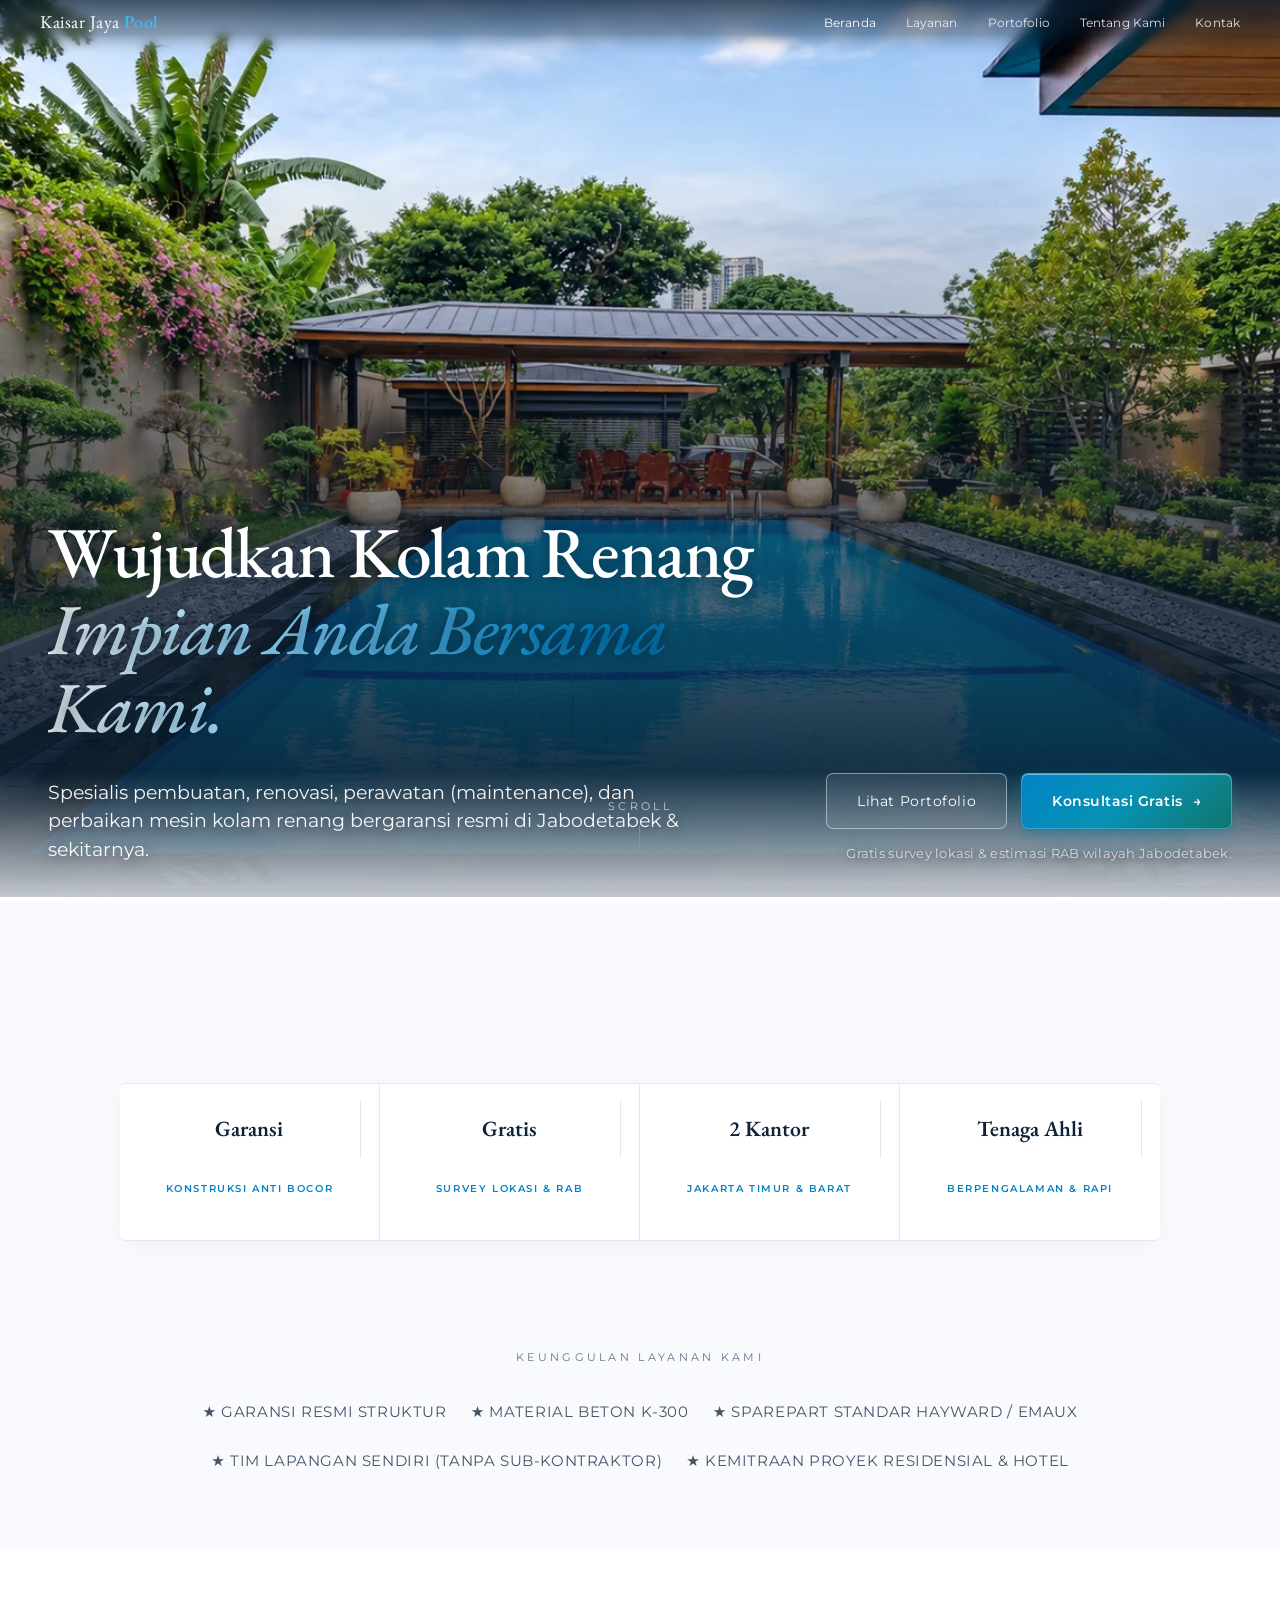
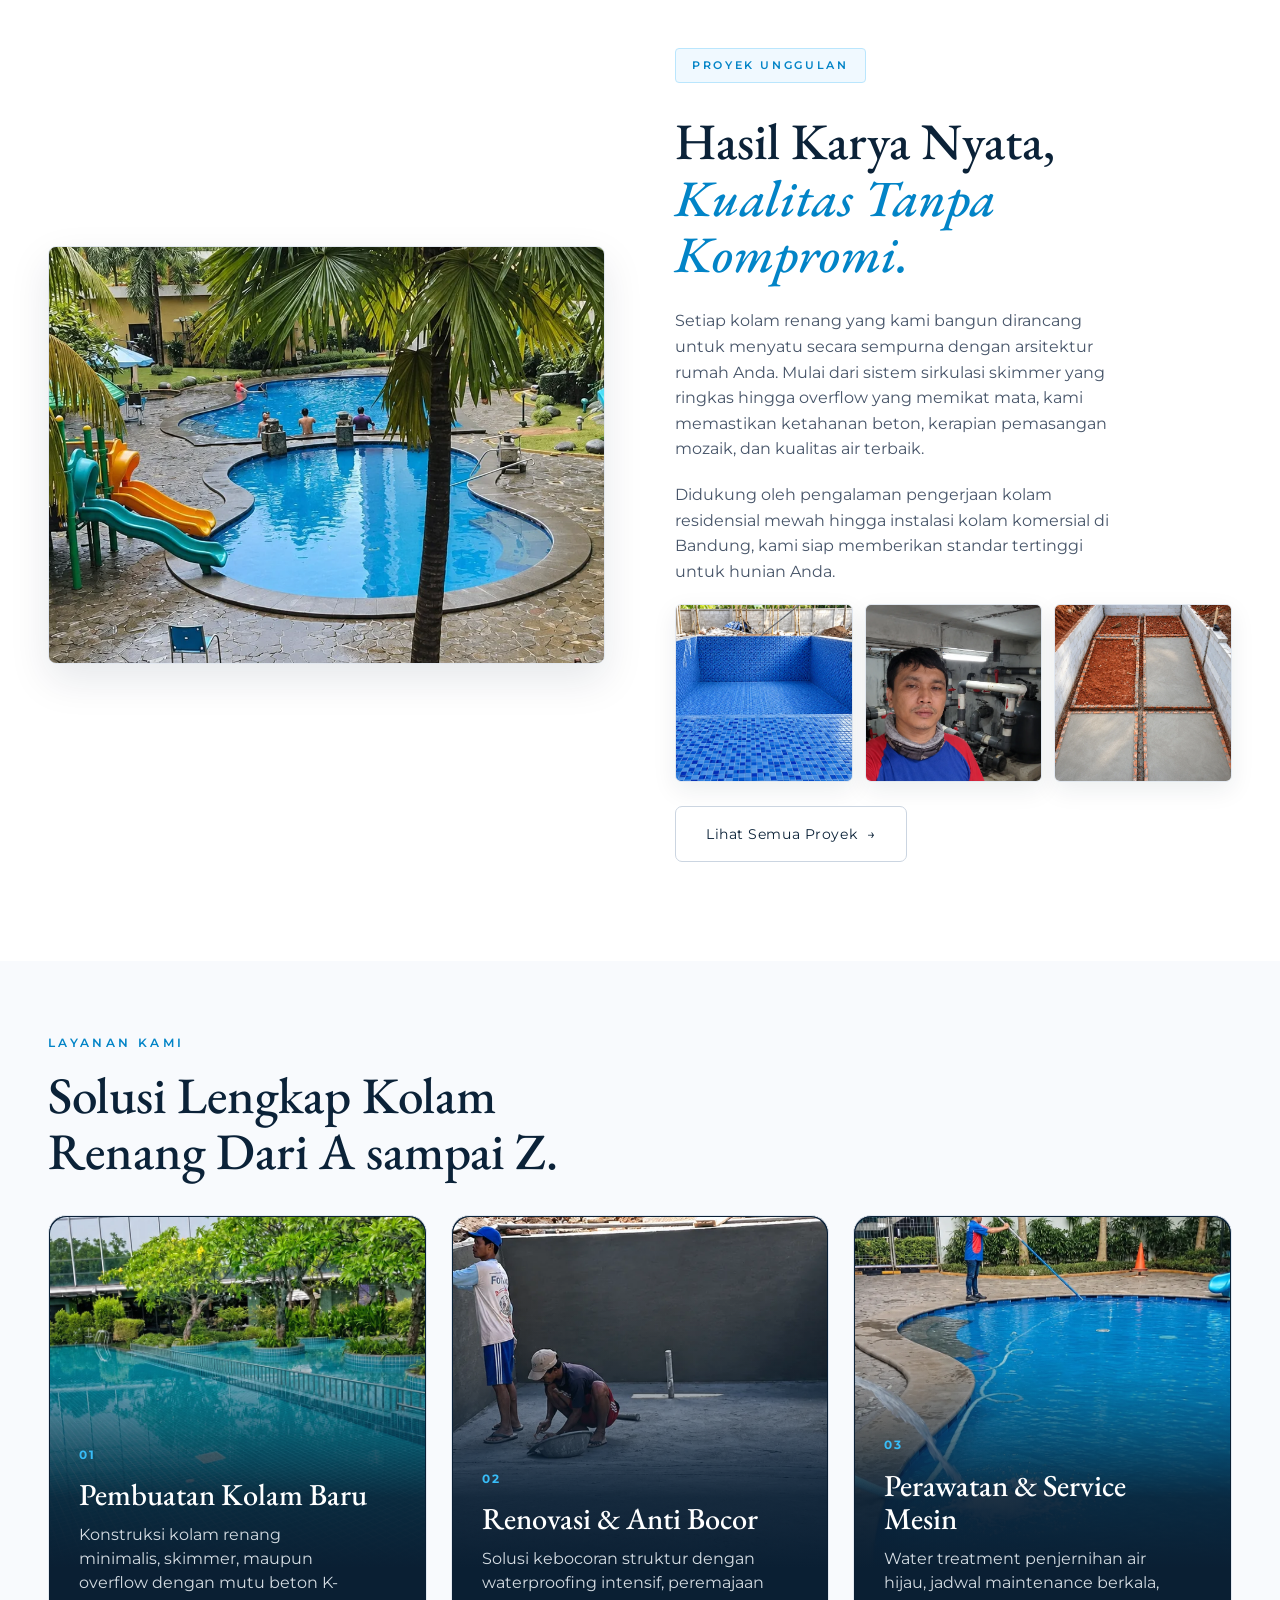
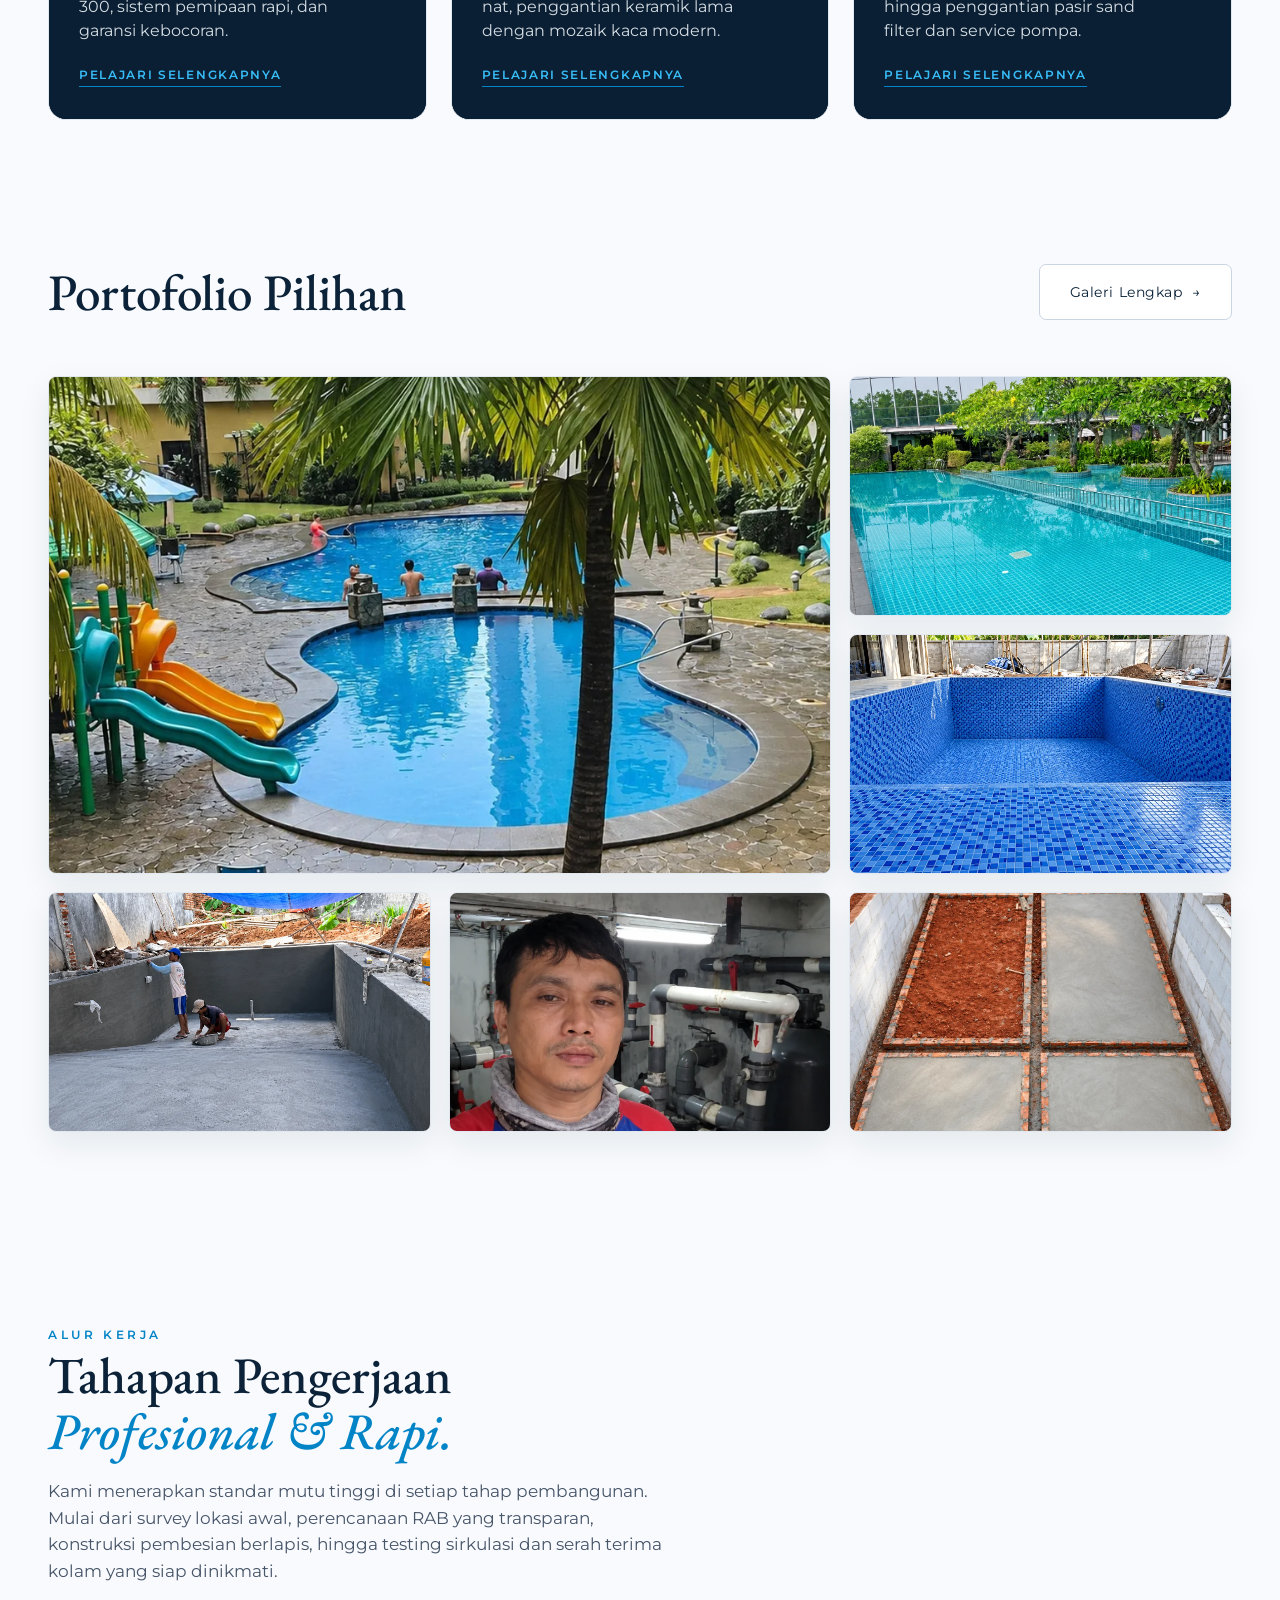
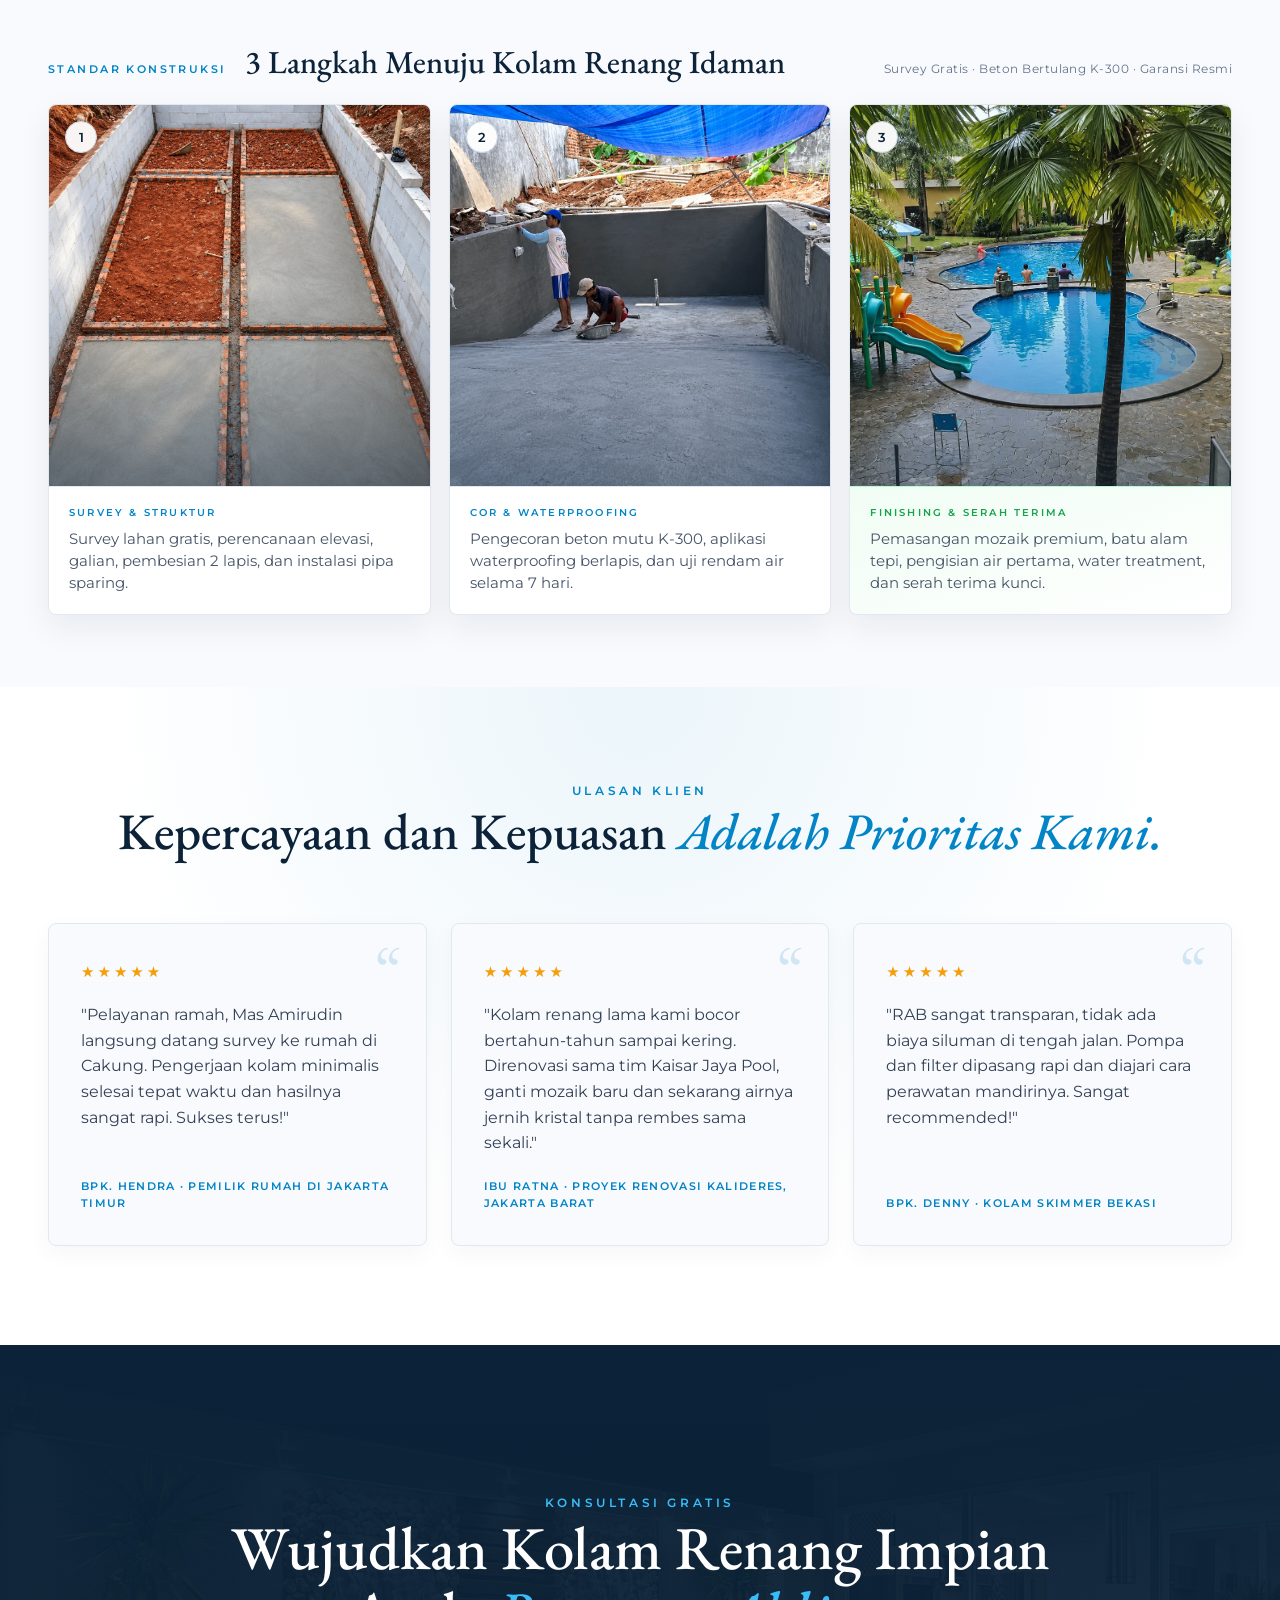
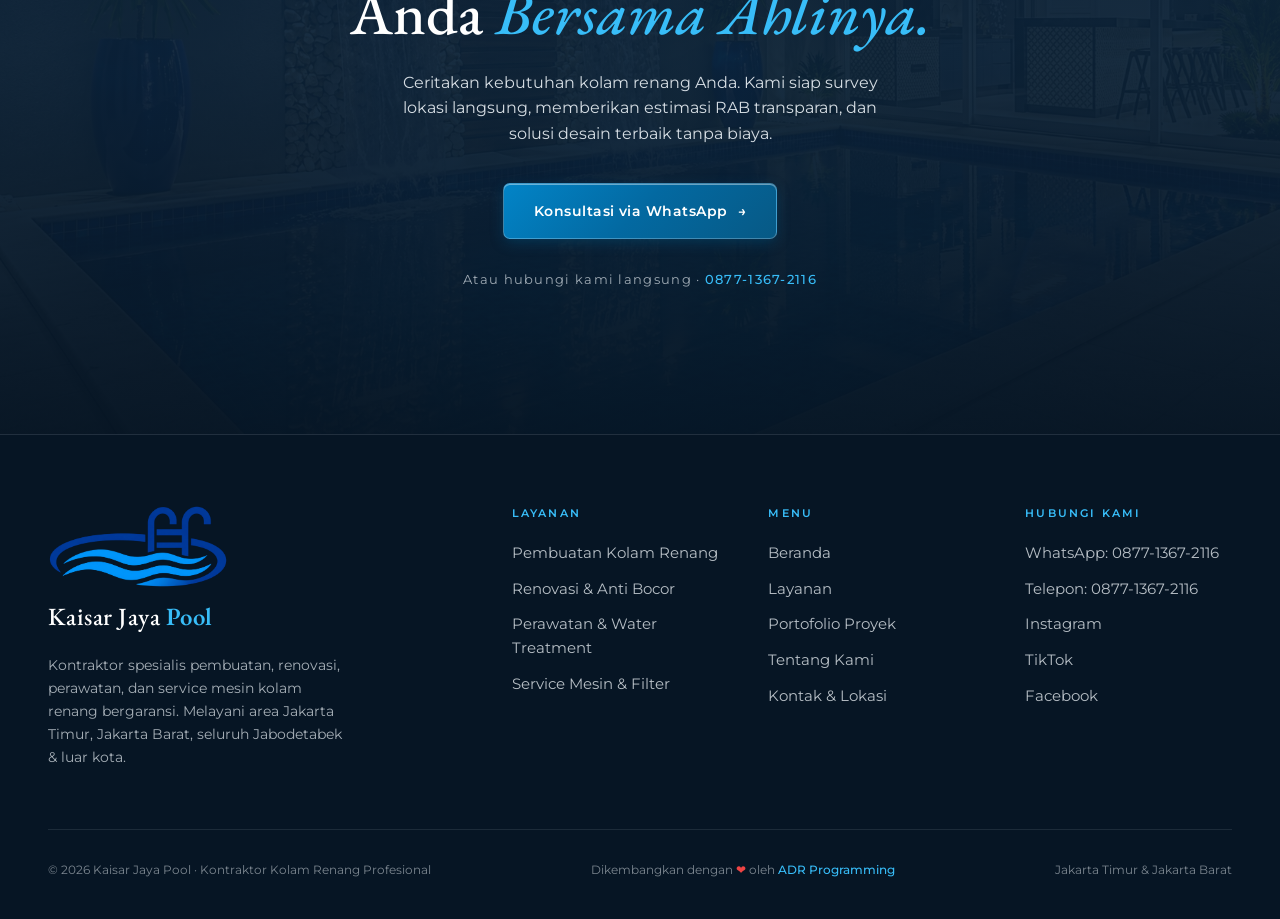
<file: index.html>
<!DOCTYPE html>
<html lang="id">
<head>
  <meta charset="UTF-8">
<meta name="viewport" content="width=device-width, initial-scale=1.0">

<title>Kaisar Jaya Pool | Kontraktor Jasa Pembuatan, Renovasi &amp; Perawatan Kolam Renang</title>
<meta name="description" content="Kontraktor kolam renang profesional terpercaya di Jabodetabek. Melayani pembuatan kolam minimalis, renovasi anti bocor, ganti mozaik, dan perawatan air bergaransi.">
<link rel="canonical" href="https://kaisarjayapool.com/">

<!-- Open Graph / Facebook / WhatsApp -->
<meta property="og:type" content="website">
<meta property="og:url" content="https://kaisarjayapool.com/">
<meta property="og:site_name" content="Kaisar Jaya Pool">
<meta property="og:title" content="Kaisar Jaya Pool | Kontraktor Jasa Pembuatan, Renovasi &amp; Perawatan Kolam Renang">
<meta property="og:description" content="Kontraktor kolam renang profesional terpercaya di Jabodetabek. Melayani pembuatan kolam minimalis, renovasi anti bocor, ganti mozaik, dan perawatan air bergaransi.">
<meta property="og:image" content="https://kaisarjayapool.com/og-image.jpg">
<meta property="og:image:secure_url" content="https://kaisarjayapool.com/og-image.jpg">
<meta property="og:image:type" content="image/jpeg">
<meta property="og:image:width" content="1200">
<meta property="og:image:height" content="630">
<meta property="og:image:alt" content="Kaisar Jaya Pool - Kontraktor Kolam Renang Profesional">

<!-- Twitter Card -->
<meta name="twitter:card" content="summary_large_image">
<meta name="twitter:url" content="https://kaisarjayapool.com/">
<meta name="twitter:title" content="Kaisar Jaya Pool | Kontraktor Jasa Pembuatan, Renovasi &amp; Perawatan Kolam Renang">
<meta name="twitter:description" content="Kontraktor kolam renang profesional terpercaya di Jabodetabek. Melayani pembuatan kolam minimalis, renovasi anti bocor, ganti mozaik, dan perawatan air bergaransi.">
<meta name="twitter:image" content="https://kaisarjayapool.com/og-image.jpg">
<meta name="twitter:image:alt" content="Kaisar Jaya Pool - Kontraktor Kolam Renang Profesional">

<link rel="icon" type="image/webp" href="/favicon.webp">
<link rel="alternate icon" href="/favicon.ico">
<link rel="preconnect" href="https://fonts.googleapis.com">
<link rel="preconnect" href="https://fonts.gstatic.com" crossorigin>
<link href="https://fonts.googleapis.com/css2?family=EB+Garamond:ital,wght@0,400;0,500;0,600;1,400;1,500;1,600&family=Montserrat:wght@300;400;500;600&display=swap" rel="stylesheet">

  <script type="module" crossorigin src="/assets/site-DzcVc8vG.js"></script>
  <link rel="stylesheet" crossorigin href="/assets/site-BkkJsm7f.css">
  <link rel="stylesheet" crossorigin href="/assets/main-BsPmQwDR.css">
</head>
<body class="home-page">
<div class="waterline"><span id="wl"></span></div>

<nav id="nav">
  <a class="brand" href="/">Kaisar Jaya <b>Pool</b></a>
  <div class="nav-links">
    
      <a class="active" href="/">Beranda</a>
    
      <a class="" href="/services/">Layanan</a>
    
      <a class="" href="/portfolio/">Portofolio</a>
    
      <a class="" href="/about/">Tentang Kami</a>
    
      <a class="" href="/contact/">Kontak</a>
    
  </div>
  <button class="nav-toggle" aria-label="Menu">&#9776;</button>
</nav>

<div class="mobile-menu" id="mobileMenu">
  
    <a class="active" href="/">Beranda</a>
  
    <a class="" href="/services/">Layanan</a>
  
    <a class="" href="/portfolio/">Portofolio</a>
  
    <a class="" href="/about/">Tentang Kami</a>
  
    <a class="" href="/contact/">Kontak</a>
  
</div>


<!-- HERO -->
<header class="hero">
  <div class="hero-media">
    <img src="/img/hero/Contemporary Garden Pool Retreat.webp" alt="Kontraktor Kolam Renang Kaisar Jaya Pool" width="1774" height="887" fetchpriority="high">
  </div>
  <div class="hero-content">
    <div class="hero-text">
      <h1>
        <span class="ln">Wujudkan Kolam Renang</span>
        <span class="ln">Impian Anda Bersama Kami.</span>
      </h1>
      <p class="hero-sub"><span class="sub-full">Spesialis pembuatan, renovasi, perawatan (maintenance), dan perbaikan mesin kolam renang bergaransi resmi di Jabodetabek &amp; sekitarnya.</span><span class="sub-short" aria-hidden="true">Kontraktor kolam renang profesional di Jabodetabek.</span></p>
    </div>
    <div class="hero-cta-col">
      <div class="hero-actions">
        <a class="btn btn-ghost" href="/portfolio/">Lihat Portofolio</a>
        <a class="btn btn-primary" href="https://wa.me/6287713672116?text=Halo%20Kaisar%20Jaya%20Pool,%20saya%20ingin%20konsultasi%20mengenai%20kolam%20renang" target="_blank" rel="noopener">Konsultasi Gratis <span class="arr">&rarr;</span></a>
      </div>
      <p class="hero-qualifier">Gratis survey lokasi &amp; estimasi RAB wilayah Jabodetabek.</p>
    </div>
  </div>
  <div class="scroll-hint"><span>Scroll</span><span class="line"></span></div>
</header>
<div class="seam-guard" aria-hidden="true"></div>

<!-- PROOF -->
<section class="proof reveal-group">
  <div><div class="n">Garansi</div><div class="l">Konstruksi Anti Bocor</div></div>
  <div><div class="n">Gratis</div><div class="l">Survey Lokasi &amp; RAB</div></div>
  <div><div class="n">2 Kantor</div><div class="l">Jakarta Timur &amp; Barat</div></div>
  <div><div class="n">Tenaga Ahli</div><div class="l">Berpengalaman &amp; Rapi</div></div>
</section>

<!-- KEUNGGULAN / BRAND HIGHLIGHT -->
<section class="seenin">
  <div class="seenin-label reveal">Keunggulan Layanan Kami</div>
  <div class="seenin-row reveal" style="gap:24px;flex-wrap:wrap;justify-content:center;color:var(--bone-dim);font-size:0.95rem;letter-spacing:0.04em">
    <span>★ GARANSI RESMI STRUKTUR</span>
    <span>★ MATERIAL BETON K-300</span>
    <span>★ SPAREPART STANDAR HAYWARD / EMAUX</span>
    <span>★ TIM LAPANGAN SENDIRI (TANPA SUB-KONTRAKTOR)</span>
    <span>★ KEMITRAAN PROYEK RESIDENSIAL &amp; HOTEL</span>
  </div>
</section>

<!-- SIGNATURE PROJECT / HIGHLIGHT -->
<section class="signature" id="estate">
  <div class="signature-grid">
    <div class="sig-media reveal">
      <img src="/img/portfolio/Tropical Resort Pool Paradise.webp" alt="Proyek Unggulan Kolam Renang Kaisar Jaya Pool">
    </div>
    <div class="sig-text reveal">
      <span class="sig-tag">Proyek Unggulan</span>
      <h2>Hasil Karya Nyata, <em>Kualitas Tanpa Kompromi.</em></h2>
      <p>Setiap kolam renang yang kami bangun dirancang untuk menyatu secara sempurna dengan arsitektur rumah Anda. Mulai dari sistem sirkulasi skimmer yang ringkas hingga overflow yang memikat mata, kami memastikan ketahanan beton, kerapian pemasangan mozaik, dan kualitas air terbaik.</p>
      <p>Didukung oleh pengalaman pengerjaan kolam residensial mewah hingga instalasi kolam komersial di Bandung, kami siap memberikan standar tertinggi untuk hunian Anda.</p>
      <div class="sig-thumbs">
        <img src="/img/portfolio/Blue Mosaic Pool Under Construction-1.webp" alt="Water treatment dan kejernihan air">
        <img src="/img/portfolio/Industrial Pump Room Selfie.webp" alt="Instalasi pemipaan mesin kolam">
        <img src="/img/portfolio/Six-Panel Foundation Excavation.webp" alt="Konstruksi pembesian dan cor beton">
      </div>
      <a class="btn btn-ghost" href="/portfolio/" style="margin-top:24px">Lihat Semua Proyek <span class="arr">&rarr;</span></a>
    </div>
  </div>
</section>

<!-- SERVICES -->
<section class="services" id="services">
  <div class="services-head">
    <div class="sh-left">
      <span class="sh-eyebrow reveal">Layanan Kami</span>
      <h2 class="reveal">Solusi Lengkap Kolam Renang <span class="nowrap">Dari A sampai Z.</span></h2>
    </div>
  </div>
  <div class="svc-grid reveal-group">
    <a class="svc" href="/services/">
      <div class="svc-img"><img src="/img/portfolio/Tropical Poolside Glass Pavilion.webp" alt="Jasa Pembuatan Kolam Renang Baru"></div>
      <div class="svc-body"><div class="num">01</div><h3>Pembuatan Kolam Baru</h3><p>Konstruksi kolam renang minimalis, skimmer, maupun overflow dengan mutu beton K-300, sistem pemipaan rapi, dan garansi kebocoran.</p><span>Pelajari Selengkapnya</span></div>
    </a>
    <a class="svc" href="/services/">
      <div class="svc-img"><img src="/img/portfolio/Plastering a Sunlit Concrete Pool.webp" alt="Jasa Renovasi Kolam Renang"></div>
      <div class="svc-body"><div class="num">02</div><h3>Renovasi &amp; Anti Bocor</h3><p>Solusi kebocoran struktur dengan waterproofing intensif, peremajaan nat, penggantian keramik lama dengan mozaik kaca modern.</p><span>Pelajari Selengkapnya</span></div>
    </a>
    <a class="svc" href="/services/">
      <div class="svc-img"><img src="/img/portfolio/Pool Cleaning by the Garden Terrace.webp" alt="Perawatan & Perbaikan Mesin Kolam"></div>
      <div class="svc-body"><div class="num">03</div><h3>Perawatan &amp; Service Mesin</h3><p>Water treatment penjernihan air hijau, jadwal maintenance berkala, hingga penggantian pasir sand filter dan service pompa.</p><span>Pelajari Selengkapnya</span></div>
    </a>
  </div>
</section>

<!-- PORTFOLIO PREVIEW -->
<section class="portfolio" id="work">
  <div class="services-head">
    <h2 class="reveal">Portofolio Pilihan</h2>
    <a class="btn btn-ghost reveal" href="/portfolio/">Galeri Lengkap <span class="arr">&rarr;</span></a>
  </div>
  <div class="pf-grid reveal-group">
    <div class="pf c8 r2"><img src="/img/portfolio/Tropical Resort Pool Paradise.webp" alt="Kolam Renang Resort Tropis Mewah Jakarta Selatan"><div class="pf-cap"><div class="loc">Jakarta Selatan</div><div class="ttl">Kolam Renang Resort Tropis Mewah</div></div></div>
    <div class="pf c4"><img src="/img/portfolio/Tropical Poolside Glass Pavilion.webp" alt="Kolam Renang Minimalis Pavilion Kaca"><div class="pf-cap"><div class="loc">Jakarta Barat</div><div class="ttl">Kolam Minimalis Pavilion Kaca</div></div></div>
    <div class="pf c4"><img src="/img/portfolio/Blue Mosaic Pool Under Construction-1.webp" alt="Finishing Mozaik Biru & Nat"><div class="pf-cap"><div class="loc">Jakarta Timur</div><div class="ttl">Finishing Mozaik Biru &amp; Nat</div></div></div>
    <div class="pf c4"><img src="/img/portfolio/Plastering a Sunlit Concrete Pool.webp" alt="Plester Waterproofing Struktur Cor"><div class="pf-cap"><div class="loc">Cakung</div><div class="ttl">Plester Struktur Beton K-300</div></div></div>
    <div class="pf c4"><img src="/img/portfolio/Industrial Pump Room Selfie.webp" alt="Instalasi Pemipaan Mesin Tangerang"><div class="pf-cap"><div class="loc">Tangerang</div><div class="ttl">Instalasi Pemipaan &amp; Pompa</div></div></div>
    <div class="pf c4"><img src="/img/portfolio/Six-Panel Foundation Excavation.webp" alt="Tahapan Galian & Pembesian"><div class="pf-cap"><div class="loc">Jakarta Timur</div><div class="ttl">Tahapan Galian &amp; Pembesian</div></div></div>
  </div>
</section>

<!-- PROCESS / BUILD PROGRESSION -->
<section class="process" id="process">
  <div class="services-head">
    <div>
      <span class="sec-label reveal">Alur Kerja</span>
      <h2 class="reveal">Tahapan Pengerjaan <em>Profesional &amp; Rapi.</em></h2>
    </div>
  </div>
  <div class="process-intro reveal">
    <p>Kami menerapkan standar mutu tinggi di setiap tahap pembangunan. Mulai dari survey lokasi awal, perencanaan RAB yang transparan, konstruksi pembesian berlapis, hingga testing sirkulasi dan serah terima kolam yang siap dinikmati.</p>
  </div>

  <div class="build reveal-group">
    <div class="build-head">
      <span class="loc">Standar Konstruksi</span>
      <span class="ttl">3 Langkah Menuju Kolam Renang Idaman</span>
      <span class="meta">Survey Gratis &middot; Beton Bertulang K-300 &middot; Garansi Resmi</span>
    </div>
    <div class="stage-row">
      <div class="stage">
        <div class="frame"><span class="num">1</span><img src="/img/portfolio/Six-Panel Foundation Excavation.webp" alt="Tahap Galian dan Pembesian Struktur"></div>
        <div class="cap"><div class="phase">Survey &amp; Struktur</div><div class="desc">Survey lahan gratis, perencanaan elevasi, galian, pembesian 2 lapis, dan instalasi pipa sparing.</div></div>
      </div>
      <div class="stage">
        <div class="frame"><span class="num">2</span><img src="/img/portfolio/Plastering a Sunlit Concrete Pool.webp" alt="Tahap Pengecoran dan Plumbing Mesin"></div>
        <div class="cap"><div class="phase">Cor &amp; Waterproofing</div><div class="desc">Pengecoran beton mutu K-300, aplikasi waterproofing berlapis, dan uji rendam air selama 7 hari.</div></div>
      </div>
      <div class="stage finished">
        <div class="frame"><span class="num">3</span><img src="/img/portfolio/Tropical Resort Pool Paradise.webp" alt="Tahap Finishing Mozaik dan Testing Air"></div>
        <div class="cap"><div class="phase">Finishing &amp; Serah Terima</div><div class="desc">Pemasangan mozaik premium, batu alam tepi, pengisian air pertama, water treatment, dan serah terima kunci.</div></div>
      </div>
    </div>
  </div>
</section>

<!-- REVIEWS -->
<section class="reviews">
  <div class="reviews-head">
    <span class="sec-label reveal">Ulasan Klien</span>
    <h2 class="reveal">Kepercayaan dan Kepuasan <em>Adalah Prioritas Kami.</em></h2>
  </div>
  <div class="reviews-grid reveal-group">
    <div class="rev"><div class="stars">★★★★★</div><p>"Pelayanan ramah, Mas Amirudin langsung datang survey ke rumah di Cakung. Pengerjaan kolam minimalis selesai tepat waktu dan hasilnya sangat rapi. Sukses terus!"</p><div class="rev-by">Bpk. Hendra &middot; Pemilik Rumah di Jakarta Timur</div></div>
    <div class="rev"><div class="stars">★★★★★</div><p>"Kolam renang lama kami bocor bertahun-tahun sampai kering. Direnovasi sama tim Kaisar Jaya Pool, ganti mozaik baru dan sekarang airnya jernih kristal tanpa rembes sama sekali."</p><div class="rev-by">Ibu Ratna &middot; Proyek Renovasi Kalideres, Jakarta Barat</div></div>
    <div class="rev"><div class="stars">★★★★★</div><p>"RAB sangat transparan, tidak ada biaya siluman di tengah jalan. Pompa dan filter dipasang rapi dan diajari cara perawatan mandirinya. Sangat recommended!"</p><div class="rev-by">Bpk. Denny &middot; Kolam Skimmer Bekasi</div></div>
  </div>
</section>

<!-- SHARED CLOSING CTA -->
<section class="quote" id="quote">
  <div class="quote-inner">
    <span class="sec-label reveal" style="color:var(--caustic)">Konsultasi Gratis</span>
    <h2 class="reveal">Wujudkan Kolam Renang Impian Anda <em class='nowrap'>Bersama Ahlinya.</em></h2>
    <p class="reveal">Ceritakan kebutuhan kolam renang Anda. Kami siap survey lokasi langsung, memberikan estimasi RAB transparan, dan solusi desain terbaik tanpa biaya.</p>
    <a class="btn btn-primary reveal" href="https://wa.me/6287713672116?text=Halo%20Kaisar%20Jaya%20Pool,%20saya%20ingin%20konsultasi%20pembuatan/perawatan%20kolam%20renang" target="_blank" rel="noopener">Konsultasi via WhatsApp <span class="arr">&rarr;</span></a>
    <div class="phone reveal">Atau hubungi kami langsung &middot; <a href="tel:087713672116">0877-1367-2116</a></div>
  </div>
</section>

<!-- FOOTER -->
<footer id="footer">
  <div class="foot-grid">
    <div>
      <div class="foot-brand">
        <a href="/" aria-label="Kaisar Jaya Pool">
          <img src="/img/logo-berlian-kaisar-footer.webp" alt="Kaisar Jaya Pool" class="foot-logo" width="180" height="83">
          <span class="foot-brand-name">Kaisar Jaya <b>Pool</b></span>
        </a>
      </div>
      <p>Kontraktor spesialis pembuatan, renovasi, perawatan, dan service mesin kolam renang bergaransi. Melayani area Jakarta Timur, Jakarta Barat, seluruh Jabodetabek &amp; luar kota.</p>
    </div>
    <div class="foot-col">
      <h4>Layanan</h4>
      <a href="/services/">Pembuatan Kolam Renang</a>
      <a href="/services/">Renovasi &amp; Anti Bocor</a>
      <a href="/services/">Perawatan &amp; Water Treatment</a>
      <a href="/services/">Service Mesin &amp; Filter</a>
    </div>
    <div class="foot-col">
      <h4>Menu</h4>
      <a href="/">Beranda</a>
      <a href="/services/">Layanan</a>
      <a href="/portfolio/">Portofolio Proyek</a>
      <a href="/about/">Tentang Kami</a>
      <a href="/contact/">Kontak &amp; Lokasi</a>
    </div>
    <div class="foot-col">
      <h4>Hubungi Kami</h4>
      <a href="https://wa.me/6287713672116" target="_blank" rel="noopener">WhatsApp: 0877-1367-2116</a>
      <a href="tel:087713672116">Telepon: 0877-1367-2116</a>
      <a href="https://www.instagram.com/cindyapriyani441" target="_blank" rel="noopener">Instagram</a>
      <a href="https://www.tiktok.com/@cindyapriyani" target="_blank" rel="noopener">TikTok</a>
      <a href="https://www.facebook.com/search/top?q=cindy%20Apriyani" target="_blank" rel="noopener">Facebook</a>
    </div>
  </div>
  <div class="foot-bottom">
    <span>&copy; 2026 Kaisar Jaya Pool &middot; Kontraktor Kolam Renang Profesional</span>
    <span class="foot-dev-credit">Dikembangkan dengan <span class="heart-pulse" aria-label="cinta">&#10084;</span> oleh <a href="https://www.instagram.com/adr_programming/" target="_blank" rel="noopener">ADR Programming</a></span>
    <span>Jakarta Timur &amp; Jakarta Barat</span>
  </div>
</footer>


<script type="application/ld+json">
{
  "@context": "https://schema.org",
  "@type": "HomeAndConstructionBusiness",
  "name": "Kaisar Jaya Pool",
  "alternateName": "KJ Pool",
  "description": "Jasa pembuatan, renovasi, perawatan (maintenance), dan perbaikan mesin kolam renang bergaransi di Jabodetabek &amp; sekitarnya.",
  "telephone": "+62-877-1367-2116",
  "url": "https://kaisarjayapool.com/",
  "areaServed": [
    "Jakarta Timur", "Jakarta Barat", "Jakarta Selatan", "Jakarta Pusat", "Jakarta Utara",
    "Bekasi", "Depok", "Tangerang", "Bogor"
  ],
  "address": [
    {
      "@type": "PostalAddress",
      "streetAddress": "Ujung Krawang RT 07 / RW 05 No. 56, Kel. Pulo Gebang, Kec. Cakung",
      "addressLocality": "Jakarta Timur",
      "addressRegion": "DKI Jakarta",
      "addressCountry": "ID"
    },
    {
      "@type": "PostalAddress",
      "streetAddress": "Jl. Rawa Lele RT 03 / RW 10, Gang Masjid Khairul Bariyyah No. 102B, Kel. Kalideres",
      "addressLocality": "Jakarta Barat",
      "addressRegion": "DKI Jakarta",
      "addressCountry": "ID"
    }
  ]
}
</script>
</body>
</html>
</file>
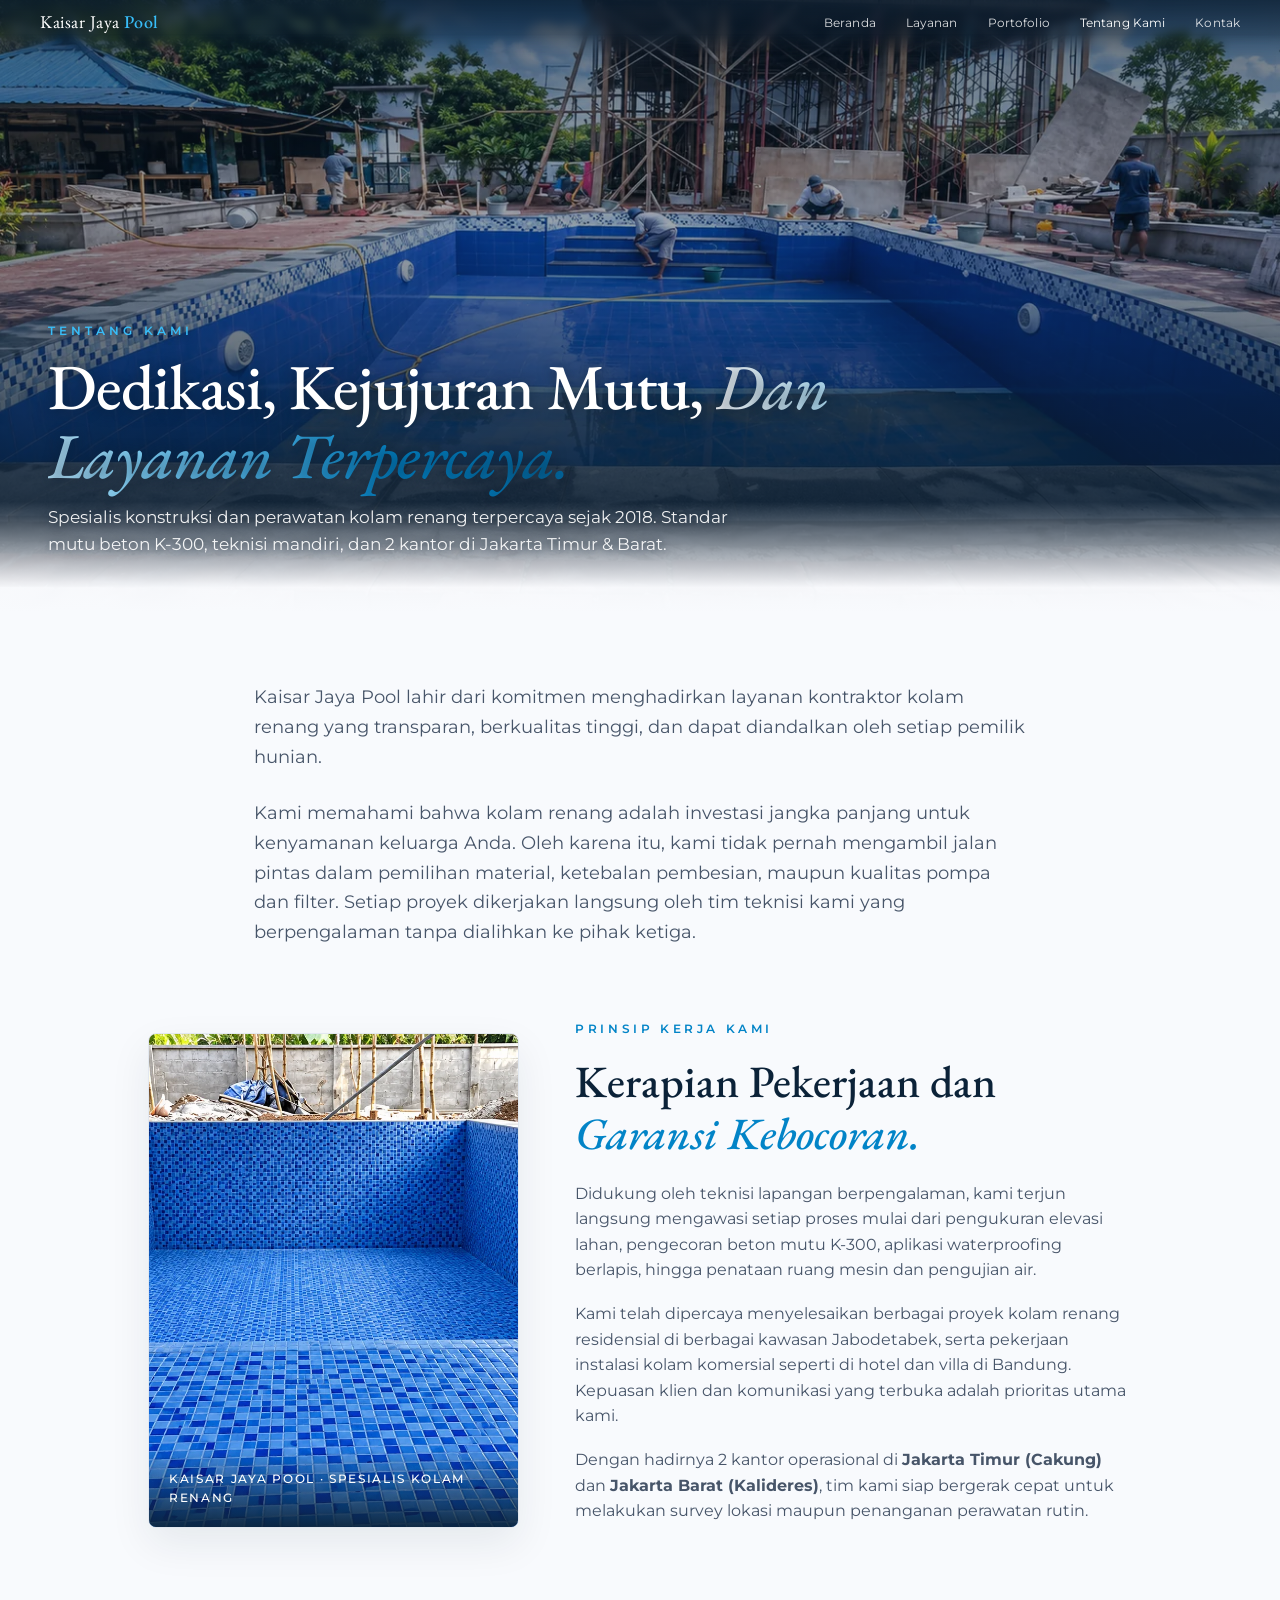
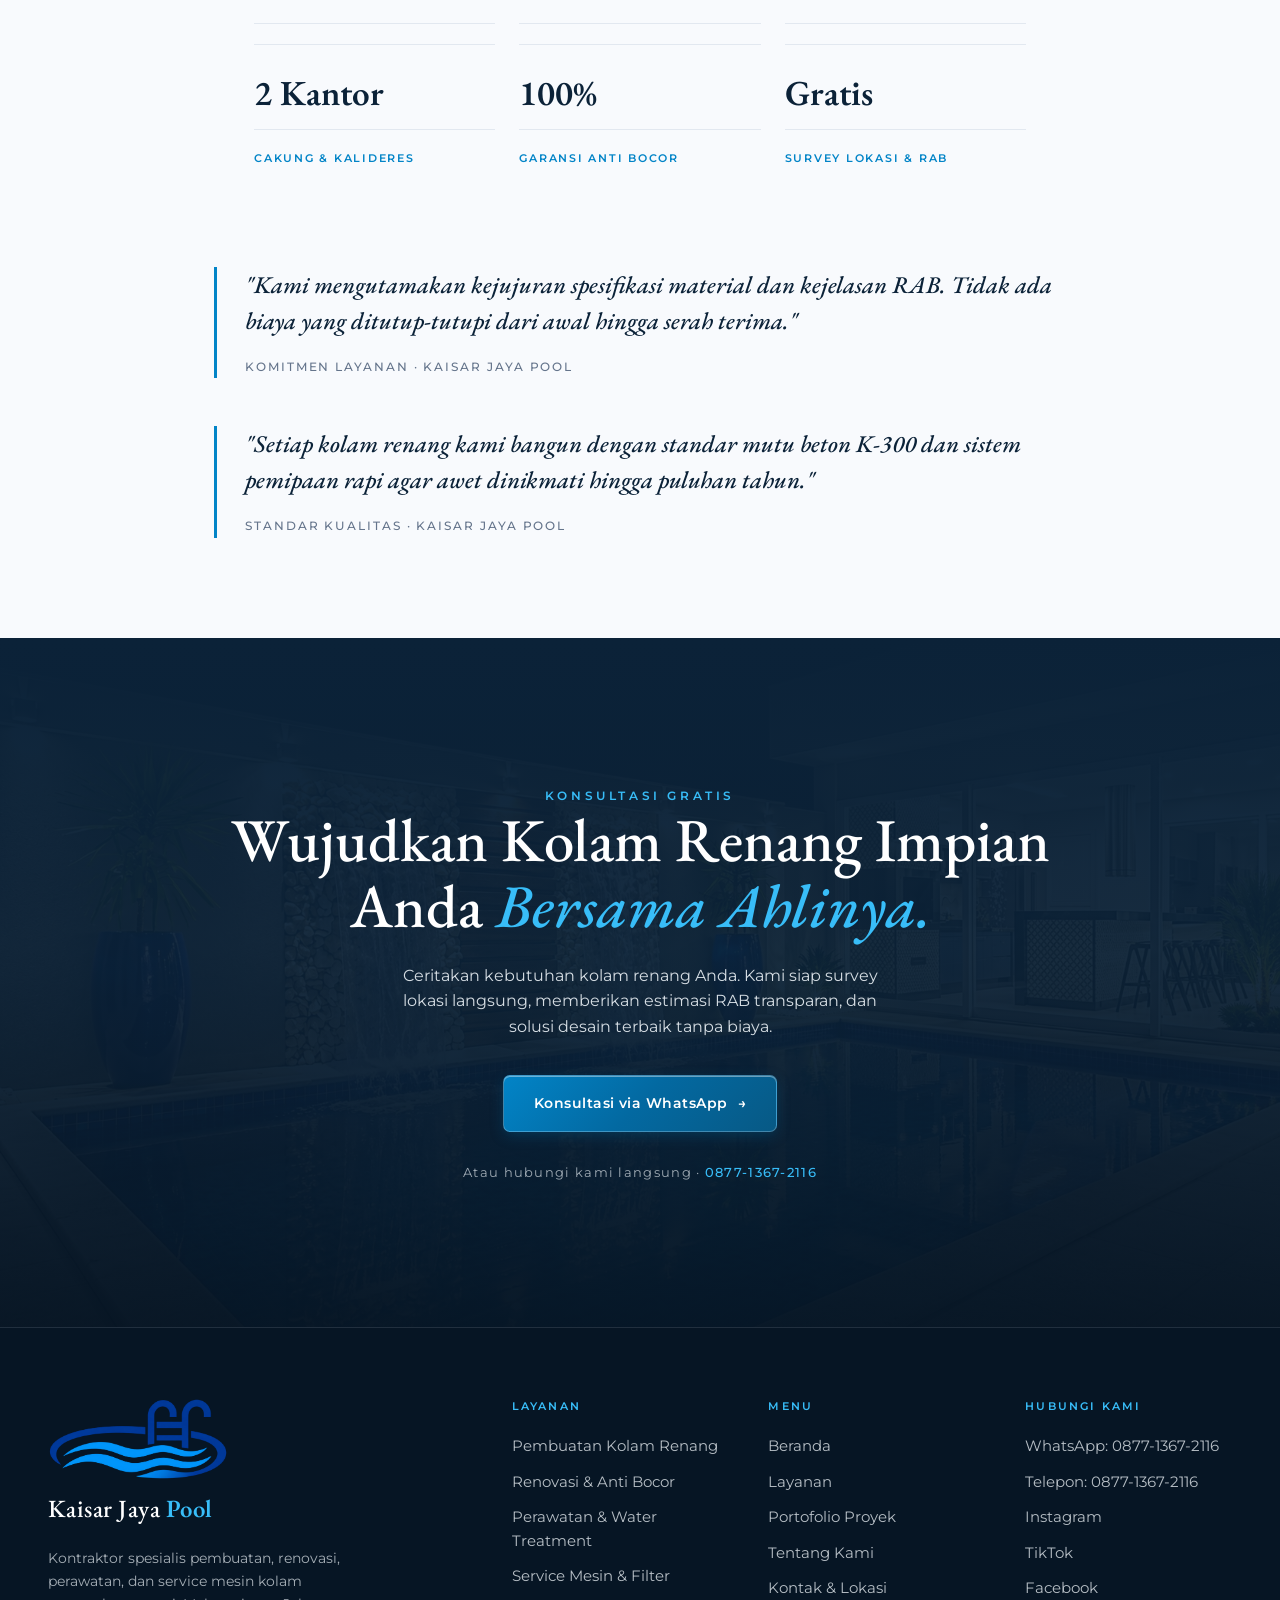
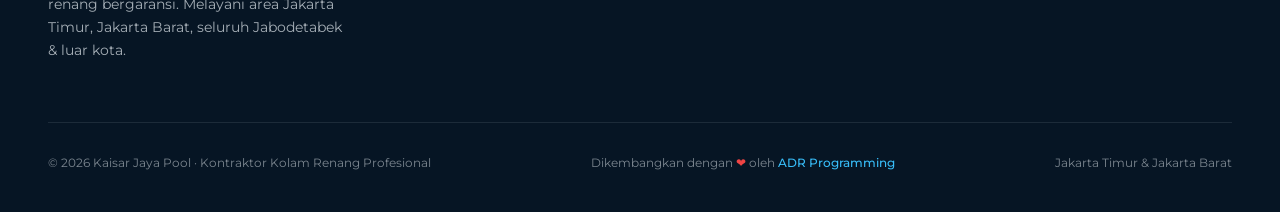
<file: about/index.html>
<!DOCTYPE html>
<html lang="id">
<head>
  <meta charset="UTF-8">
<meta name="viewport" content="width=device-width, initial-scale=1.0">

<title>Tentang Kami — Kontraktor Kolam Renang | Kaisar Jaya Pool</title>
<meta name="description" content="Profil Kaisar Jaya Pool, kontraktor spesialis pembuatan, renovasi, dan perawatan kolam renang profesional terpercaya dengan 2 kantor di Jakarta Timur &amp; Barat.">
<link rel="canonical" href="https://kaisarjayapool.com/about/">

<!-- Open Graph / Facebook / WhatsApp -->
<meta property="og:type" content="website">
<meta property="og:url" content="https://kaisarjayapool.com/about/">
<meta property="og:site_name" content="Kaisar Jaya Pool">
<meta property="og:title" content="Tentang Kami — Kontraktor Kolam Renang | Kaisar Jaya Pool">
<meta property="og:description" content="Profil Kaisar Jaya Pool, kontraktor spesialis pembuatan, renovasi, dan perawatan kolam renang profesional terpercaya dengan 2 kantor di Jakarta Timur &amp; Barat.">
<meta property="og:image" content="https://kaisarjayapool.com/og-image.jpg">
<meta property="og:image:secure_url" content="https://kaisarjayapool.com/og-image.jpg">
<meta property="og:image:type" content="image/jpeg">
<meta property="og:image:width" content="1200">
<meta property="og:image:height" content="630">
<meta property="og:image:alt" content="Kaisar Jaya Pool - Kontraktor Kolam Renang Profesional">

<!-- Twitter Card -->
<meta name="twitter:card" content="summary_large_image">
<meta name="twitter:url" content="https://kaisarjayapool.com/about/">
<meta name="twitter:title" content="Tentang Kami — Kontraktor Kolam Renang | Kaisar Jaya Pool">
<meta name="twitter:description" content="Profil Kaisar Jaya Pool, kontraktor spesialis pembuatan, renovasi, dan perawatan kolam renang profesional terpercaya dengan 2 kantor di Jakarta Timur &amp; Barat.">
<meta name="twitter:image" content="https://kaisarjayapool.com/og-image.jpg">
<meta name="twitter:image:alt" content="Kaisar Jaya Pool - Kontraktor Kolam Renang Profesional">

<link rel="icon" type="image/webp" href="/favicon.webp">
<link rel="alternate icon" href="/favicon.ico">
<link rel="preconnect" href="https://fonts.googleapis.com">
<link rel="preconnect" href="https://fonts.gstatic.com" crossorigin>
<link href="https://fonts.googleapis.com/css2?family=EB+Garamond:ital,wght@0,400;0,500;0,600;1,400;1,500;1,600&family=Montserrat:wght@300;400;500;600&display=swap" rel="stylesheet">

  <script type="module" crossorigin src="/assets/site-DzcVc8vG.js"></script>
  <link rel="stylesheet" crossorigin href="/assets/site-BkkJsm7f.css">
  <link rel="stylesheet" crossorigin href="/assets/about-sUBt1Lfp.css">
</head>
<body class="about-page">
<div class="waterline"><span id="wl"></span></div>

<nav id="nav">
  <a class="brand" href="/">Kaisar Jaya <b>Pool</b></a>
  <div class="nav-links">
    
      <a class="" href="/">Beranda</a>
    
      <a class="" href="/services/">Layanan</a>
    
      <a class="" href="/portfolio/">Portofolio</a>
    
      <a class="active" href="/about/">Tentang Kami</a>
    
      <a class="" href="/contact/">Kontak</a>
    
  </div>
  <button class="nav-toggle" aria-label="Menu">&#9776;</button>
</nav>

<div class="mobile-menu" id="mobileMenu">
  
    <a class="" href="/">Beranda</a>
  
    <a class="" href="/services/">Layanan</a>
  
    <a class="" href="/portfolio/">Portofolio</a>
  
    <a class="active" href="/about/">Tentang Kami</a>
  
    <a class="" href="/contact/">Kontak</a>
  
</div>


<header class="page-hero">
  <img src="/img/hero/Panoramic Pool Construction Scene.webp" alt="Tentang Kontraktor Kolam Renang Kaisar Jaya Pool" fetchpriority="high">
  <div class="wrap">
    <div class="eyebrow">Tentang Kami</div>
    <h1>Dedikasi, Kejujuran Mutu, <em>Dan Layanan Terpercaya.</em></h1>
    <p class="hero-sub">Spesialis konstruksi dan perawatan kolam renang terpercaya sejak 2018. Standar mutu beton K-300, teknisi mandiri, dan 2 kantor di Jakarta Timur &amp; Barat.</p>
  </div>
</header>

<section class="about-body">
  <div class="about-inner reveal">
    <p class="lead">Kaisar Jaya Pool lahir dari komitmen menghadirkan layanan kontraktor kolam renang yang transparan, berkualitas tinggi, dan dapat diandalkan oleh setiap pemilik hunian.</p>
    <p>Kami memahami bahwa kolam renang adalah investasi jangka panjang untuk kenyamanan keluarga Anda. Oleh karena itu, kami tidak pernah mengambil jalan pintas dalam pemilihan material, ketebalan pembesian, maupun kualitas pompa dan filter. Setiap proyek dikerjakan langsung oleh tim teknisi kami yang berpengalaman tanpa dialihkan ke pihak ketiga.</p>
  </div>

  <div class="founder reveal">
    <div class="founder-photo">
      <img src="/img/portfolio/Blue Mosaic Pool Under Construction-1.webp" alt="Keahlian Pemasangan Mozaik Kaisar Jaya Pool">
      <div class="founder-cap">Kaisar Jaya Pool · Spesialis Kolam Renang</div>
    </div>
    <div class="founder-text">
      <div class="sec-label">Prinsip Kerja Kami</div>
      <h2>Kerapian Pekerjaan dan <em>Garansi Kebocoran.</em></h2>
      <p>Didukung oleh teknisi lapangan berpengalaman, kami terjun langsung mengawasi setiap proses mulai dari pengukuran elevasi lahan, pengecoran beton mutu K-300, aplikasi waterproofing berlapis, hingga penataan ruang mesin dan pengujian air.</p>
      <p>Kami telah dipercaya menyelesaikan berbagai proyek kolam renang residensial di berbagai kawasan Jabodetabek, serta pekerjaan instalasi kolam komersial seperti di hotel dan villa di Bandung. Kepuasan klien dan komunikasi yang terbuka adalah prioritas utama kami.</p>
      <p>Dengan hadirnya 2 kantor operasional di <strong>Jakarta Timur (Cakung)</strong> dan <strong>Jakarta Barat (Kalideres)</strong>, tim kami siap bergerak cepat untuk melakukan survey lokasi maupun penanganan perawatan rutin.</p>
    </div>
  </div>

  <div class="about-stats reveal">
    <div><div class="n">2 Kantor</div><div class="l">Cakung &amp; Kalideres</div></div>
    <div><div class="n">100%</div><div class="l">Garansi Anti Bocor</div></div>
    <div><div class="n">Gratis</div><div class="l">Survey Lokasi &amp; RAB</div></div>
  </div>

  <div class="quotes reveal">
    <div class="cq"><p>"Kami mengutamakan kejujuran spesifikasi material dan kejelasan RAB. Tidak ada biaya yang ditutup-tutupi dari awal hingga serah terima."</p><span>Komitmen Layanan &middot; Kaisar Jaya Pool</span></div>
    <div class="cq"><p>"Setiap kolam renang kami bangun dengan standar mutu beton K-300 dan sistem pemipaan rapi agar awet dinikmati hingga puluhan tahun."</p><span>Standar Kualitas &middot; Kaisar Jaya Pool</span></div>
  </div>
</section>

<!-- SHARED CLOSING CTA -->
<section class="quote" id="quote">
  <div class="quote-inner">
    <span class="sec-label reveal" style="color:var(--caustic)">Konsultasi Gratis</span>
    <h2 class="reveal">Wujudkan Kolam Renang Impian Anda <em class='nowrap'>Bersama Ahlinya.</em></h2>
    <p class="reveal">Ceritakan kebutuhan kolam renang Anda. Kami siap survey lokasi langsung, memberikan estimasi RAB transparan, dan solusi desain terbaik tanpa biaya.</p>
    <a class="btn btn-primary reveal" href="https://wa.me/6287713672116?text=Halo%20Kaisar%20Jaya%20Pool,%20saya%20ingin%20konsultasi%20pembuatan/perawatan%20kolam%20renang" target="_blank" rel="noopener">Konsultasi via WhatsApp <span class="arr">&rarr;</span></a>
    <div class="phone reveal">Atau hubungi kami langsung &middot; <a href="tel:087713672116">0877-1367-2116</a></div>
  </div>
</section>

<!-- FOOTER -->
<footer id="footer">
  <div class="foot-grid">
    <div>
      <div class="foot-brand">
        <a href="/" aria-label="Kaisar Jaya Pool">
          <img src="/img/logo-berlian-kaisar-footer.webp" alt="Kaisar Jaya Pool" class="foot-logo" width="180" height="83">
          <span class="foot-brand-name">Kaisar Jaya <b>Pool</b></span>
        </a>
      </div>
      <p>Kontraktor spesialis pembuatan, renovasi, perawatan, dan service mesin kolam renang bergaransi. Melayani area Jakarta Timur, Jakarta Barat, seluruh Jabodetabek &amp; luar kota.</p>
    </div>
    <div class="foot-col">
      <h4>Layanan</h4>
      <a href="/services/">Pembuatan Kolam Renang</a>
      <a href="/services/">Renovasi &amp; Anti Bocor</a>
      <a href="/services/">Perawatan &amp; Water Treatment</a>
      <a href="/services/">Service Mesin &amp; Filter</a>
    </div>
    <div class="foot-col">
      <h4>Menu</h4>
      <a href="/">Beranda</a>
      <a href="/services/">Layanan</a>
      <a href="/portfolio/">Portofolio Proyek</a>
      <a href="/about/">Tentang Kami</a>
      <a href="/contact/">Kontak &amp; Lokasi</a>
    </div>
    <div class="foot-col">
      <h4>Hubungi Kami</h4>
      <a href="https://wa.me/6287713672116" target="_blank" rel="noopener">WhatsApp: 0877-1367-2116</a>
      <a href="tel:087713672116">Telepon: 0877-1367-2116</a>
      <a href="https://www.instagram.com/cindyapriyani441" target="_blank" rel="noopener">Instagram</a>
      <a href="https://www.tiktok.com/@cindyapriyani" target="_blank" rel="noopener">TikTok</a>
      <a href="https://www.facebook.com/search/top?q=cindy%20Apriyani" target="_blank" rel="noopener">Facebook</a>
    </div>
  </div>
  <div class="foot-bottom">
    <span>&copy; 2026 Kaisar Jaya Pool &middot; Kontraktor Kolam Renang Profesional</span>
    <span class="foot-dev-credit">Dikembangkan dengan <span class="heart-pulse" aria-label="cinta">&#10084;</span> oleh <a href="https://www.instagram.com/adr_programming/" target="_blank" rel="noopener">ADR Programming</a></span>
    <span>Jakarta Timur &amp; Jakarta Barat</span>
  </div>
</footer>


</body>
</html>
</file>
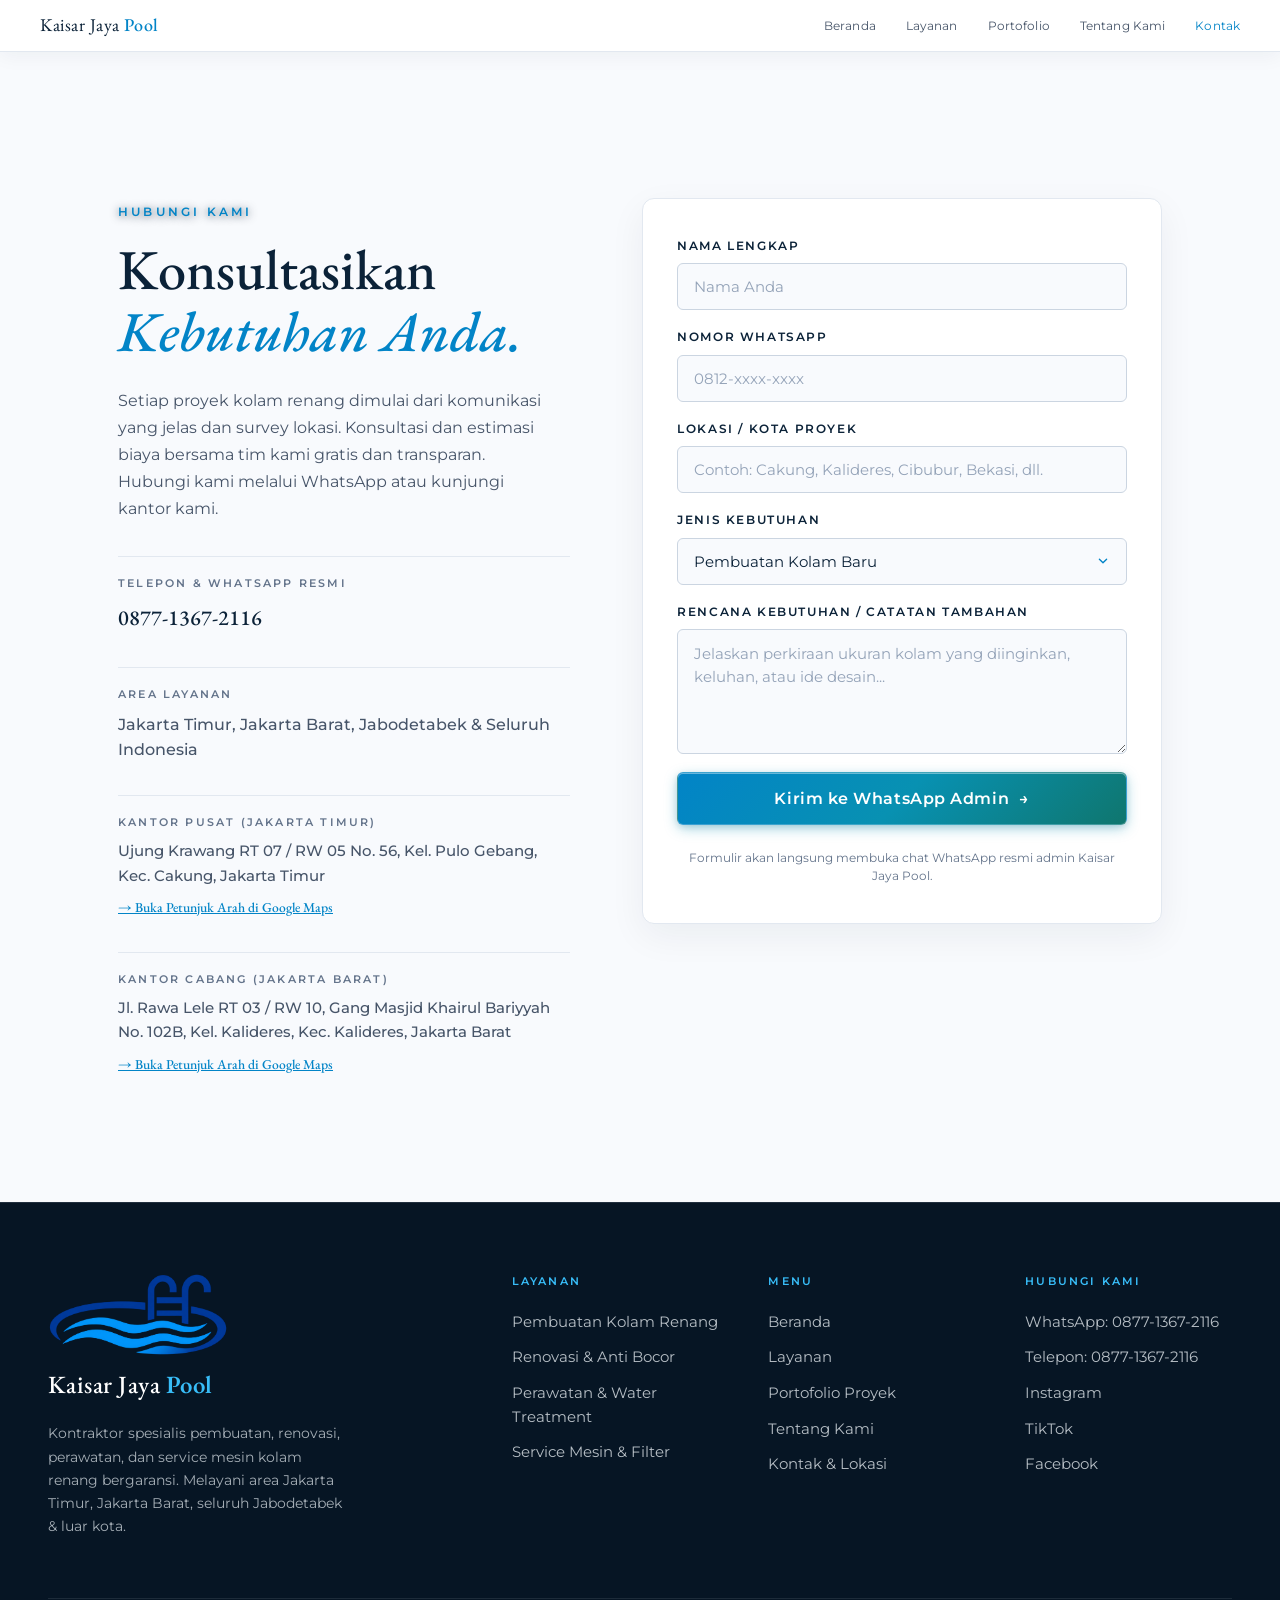
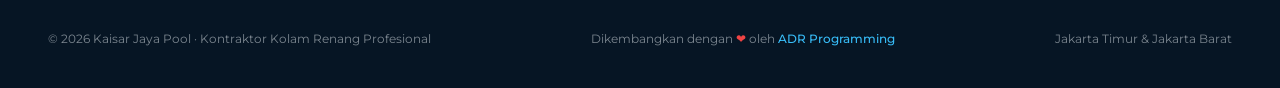
<file: contact/index.html>
<!DOCTYPE html>
<html lang="id">
<head>
  <meta charset="UTF-8">
<meta name="viewport" content="width=device-width, initial-scale=1.0">

<title>Kontak Kami — Konsultasi Kolam Renang | Kaisar Jaya Pool</title>
<meta name="description" content="Hubungi Kaisar Jaya Pool untuk konsultasi dan survey gratis pembuatan, renovasi, dan perawatan kolam renang di Jakarta &amp; sekitarnya.">
<link rel="canonical" href="https://kaisarjayapool.com/contact/">

<!-- Open Graph / Facebook / WhatsApp -->
<meta property="og:type" content="website">
<meta property="og:url" content="https://kaisarjayapool.com/contact/">
<meta property="og:site_name" content="Kaisar Jaya Pool">
<meta property="og:title" content="Kontak Kami — Konsultasi Kolam Renang | Kaisar Jaya Pool">
<meta property="og:description" content="Hubungi Kaisar Jaya Pool untuk konsultasi dan survey gratis pembuatan, renovasi, dan perawatan kolam renang di Jakarta &amp; sekitarnya.">
<meta property="og:image" content="https://kaisarjayapool.com/og-image.jpg">
<meta property="og:image:secure_url" content="https://kaisarjayapool.com/og-image.jpg">
<meta property="og:image:type" content="image/jpeg">
<meta property="og:image:width" content="1200">
<meta property="og:image:height" content="630">
<meta property="og:image:alt" content="Kaisar Jaya Pool - Kontraktor Kolam Renang Profesional">

<!-- Twitter Card -->
<meta name="twitter:card" content="summary_large_image">
<meta name="twitter:url" content="https://kaisarjayapool.com/contact/">
<meta name="twitter:title" content="Kontak Kami — Konsultasi Kolam Renang | Kaisar Jaya Pool">
<meta name="twitter:description" content="Hubungi Kaisar Jaya Pool untuk konsultasi dan survey gratis pembuatan, renovasi, dan perawatan kolam renang di Jakarta &amp; sekitarnya.">
<meta name="twitter:image" content="https://kaisarjayapool.com/og-image.jpg">
<meta name="twitter:image:alt" content="Kaisar Jaya Pool - Kontraktor Kolam Renang Profesional">

<link rel="icon" type="image/webp" href="/favicon.webp">
<link rel="alternate icon" href="/favicon.ico">
<link rel="preconnect" href="https://fonts.googleapis.com">
<link rel="preconnect" href="https://fonts.gstatic.com" crossorigin>
<link href="https://fonts.googleapis.com/css2?family=EB+Garamond:ital,wght@0,400;0,500;0,600;1,400;1,500;1,600&family=Montserrat:wght@300;400;500;600&display=swap" rel="stylesheet">

  <script type="module" crossorigin src="/assets/contact-DGHlaiTO.js"></script>
  <link rel="modulepreload" crossorigin href="/assets/site-DzcVc8vG.js">
  <link rel="stylesheet" crossorigin href="/assets/site-BkkJsm7f.css">
  <link rel="stylesheet" crossorigin href="/assets/contact-CdFPBmCt.css">
</head>
<body class="contact-page">
<div class="waterline"><span id="wl"></span></div>

<nav id="nav">
  <a class="brand" href="/">Kaisar Jaya <b>Pool</b></a>
  <div class="nav-links">
    
      <a class="" href="/">Beranda</a>
    
      <a class="" href="/services/">Layanan</a>
    
      <a class="" href="/portfolio/">Portofolio</a>
    
      <a class="" href="/about/">Tentang Kami</a>
    
      <a class="active" href="/contact/">Kontak</a>
    
  </div>
  <button class="nav-toggle" aria-label="Menu">&#9776;</button>
</nav>

<div class="mobile-menu" id="mobileMenu">
  
    <a class="" href="/">Beranda</a>
  
    <a class="" href="/services/">Layanan</a>
  
    <a class="" href="/portfolio/">Portofolio</a>
  
    <a class="" href="/about/">Tentang Kami</a>
  
    <a class="active" href="/contact/">Kontak</a>
  
</div>


<section class="contact-wrap">
  <div class="contact-intro reveal" style="padding-top:8vh">
    <div class="eyebrow">Hubungi Kami</div>
    <h1>Konsultasikan <em>Kebutuhan Anda.</em></h1>
    <p>Setiap proyek kolam renang dimulai dari komunikasi yang jelas dan survey lokasi. Konsultasi dan estimasi biaya bersama tim kami gratis dan transparan. Hubungi kami melalui WhatsApp atau kunjungi kantor kami.</p>
    
    <div class="contact-detail">
      <h4>Telepon &amp; WhatsApp Resmi</h4>
      <a href="https://wa.me/6287713672116" target="_blank" rel="noopener">0877-1367-2116</a>
    </div>
    
    <div class="contact-detail">
      <h4>Area Layanan</h4>
      <span style="font-size:1rem;font-family:var(--sans);color:var(--bone-dim)">Jakarta Timur, Jakarta Barat, Jabodetabek &amp; Seluruh Indonesia</span>
    </div>

    <div class="contact-detail">
      <h4>Kantor Pusat (Jakarta Timur)</h4>
      <span style="font-size:0.95rem;font-family:var(--sans);color:var(--bone-dim);display:block;line-height:1.6">Ujung Krawang RT 07 / RW 05 No. 56, Kel. Pulo Gebang, Kec. Cakung, Jakarta Timur</span>
      <div style="margin-top:6px">
        <a href="https://maps.app.goo.gl/kgZ7RSbM18xf1T916" target="_blank" rel="noopener" style="font-size:0.85rem;color:var(--caustic);text-decoration:underline">&rarr; Buka Petunjuk Arah di Google Maps</a>
      </div>
    </div>

    <div class="contact-detail">
      <h4>Kantor Cabang (Jakarta Barat)</h4>
      <span style="font-size:0.95rem;font-family:var(--sans);color:var(--bone-dim);display:block;line-height:1.6">Jl. Rawa Lele RT 03 / RW 10, Gang Masjid Khairul Bariyyah No. 102B, Kel. Kalideres, Kec. Kalideres, Jakarta Barat</span>
      <div style="margin-top:6px">
        <a href="https://maps.google.com/?q=Jl.+Rawa+Lele+RT+03+RW+10+Kalideres+Jakarta+Barat" target="_blank" rel="noopener" style="font-size:0.85rem;color:var(--caustic);text-decoration:underline">&rarr; Buka Petunjuk Arah di Google Maps</a>
      </div>
    </div>
  </div>

  <div class="reveal" style="padding-top:8vh">
    <div class="form-ok" id="formOk">
      Terima kasih. Permintaan konsultasi Anda sedang dialihkan ke WhatsApp Admin...
    </div>
    <form id="quoteForm" data-admin-wa="6287713672116">
      <div class="field">
        <label>Nama Lengkap</label>
        <input type="text" name="name" placeholder="Nama Anda" required>
      </div>
      <div class="field">
        <label>Nomor WhatsApp</label>
        <input type="tel" name="phone" placeholder="0812-xxxx-xxxx" required>
      </div>
      <div class="field">
        <label>Lokasi / Kota Proyek</label>
        <input type="text" name="location" placeholder="Contoh: Cakung, Kalideres, Cibubur, Bekasi, dll.">
      </div>
      <div class="field">
        <label>Jenis Kebutuhan</label>
        <select name="type">
          <option value="Pembuatan Kolam Baru">Pembuatan Kolam Baru</option>
          <option value="Renovasi / Ganti Mozaik / Atasi Bocor">Renovasi / Ganti Mozaik / Perbaikan Bocor</option>
          <option value="Perawatan Rutin & Water Treatment">Perawatan Rutin &amp; Water Treatment</option>
          <option value="Service Mesin Pompa & Filter">Service Mesin Pompa &amp; Filter</option>
          <option value="Konsultasi & Survey Lokasi">Konsultasi &amp; Jadwal Survey</option>
        </select>
      </div>
      <div class="field">
        <label>Rencana Kebutuhan / Catatan Tambahan</label>
        <textarea name="message" placeholder="Jelaskan perkiraan ukuran kolam yang diinginkan, keluhan, atau ide desain..."></textarea>
      </div>
      <button class="btn btn-primary" type="submit" style="justify-content:center;width:100%">
        Kirim ke WhatsApp Admin <span class="arr">&rarr;</span>
      </button>
      <div class="note" style="text-align:center">Formulir akan langsung membuka chat WhatsApp resmi admin Kaisar Jaya Pool.</div>
    </form>
  </div>
</section>

<!-- FOOTER -->
<footer id="footer">
  <div class="foot-grid">
    <div>
      <div class="foot-brand">
        <a href="/" aria-label="Kaisar Jaya Pool">
          <img src="/img/logo-berlian-kaisar-footer.webp" alt="Kaisar Jaya Pool" class="foot-logo" width="180" height="83">
          <span class="foot-brand-name">Kaisar Jaya <b>Pool</b></span>
        </a>
      </div>
      <p>Kontraktor spesialis pembuatan, renovasi, perawatan, dan service mesin kolam renang bergaransi. Melayani area Jakarta Timur, Jakarta Barat, seluruh Jabodetabek &amp; luar kota.</p>
    </div>
    <div class="foot-col">
      <h4>Layanan</h4>
      <a href="/services/">Pembuatan Kolam Renang</a>
      <a href="/services/">Renovasi &amp; Anti Bocor</a>
      <a href="/services/">Perawatan &amp; Water Treatment</a>
      <a href="/services/">Service Mesin &amp; Filter</a>
    </div>
    <div class="foot-col">
      <h4>Menu</h4>
      <a href="/">Beranda</a>
      <a href="/services/">Layanan</a>
      <a href="/portfolio/">Portofolio Proyek</a>
      <a href="/about/">Tentang Kami</a>
      <a href="/contact/">Kontak &amp; Lokasi</a>
    </div>
    <div class="foot-col">
      <h4>Hubungi Kami</h4>
      <a href="https://wa.me/6287713672116" target="_blank" rel="noopener">WhatsApp: 0877-1367-2116</a>
      <a href="tel:087713672116">Telepon: 0877-1367-2116</a>
      <a href="https://www.instagram.com/cindyapriyani441" target="_blank" rel="noopener">Instagram</a>
      <a href="https://www.tiktok.com/@cindyapriyani" target="_blank" rel="noopener">TikTok</a>
      <a href="https://www.facebook.com/search/top?q=cindy%20Apriyani" target="_blank" rel="noopener">Facebook</a>
    </div>
  </div>
  <div class="foot-bottom">
    <span>&copy; 2026 Kaisar Jaya Pool &middot; Kontraktor Kolam Renang Profesional</span>
    <span class="foot-dev-credit">Dikembangkan dengan <span class="heart-pulse" aria-label="cinta">&#10084;</span> oleh <a href="https://www.instagram.com/adr_programming/" target="_blank" rel="noopener">ADR Programming</a></span>
    <span>Jakarta Timur &amp; Jakarta Barat</span>
  </div>
</footer>


</body>
</html>
</file>
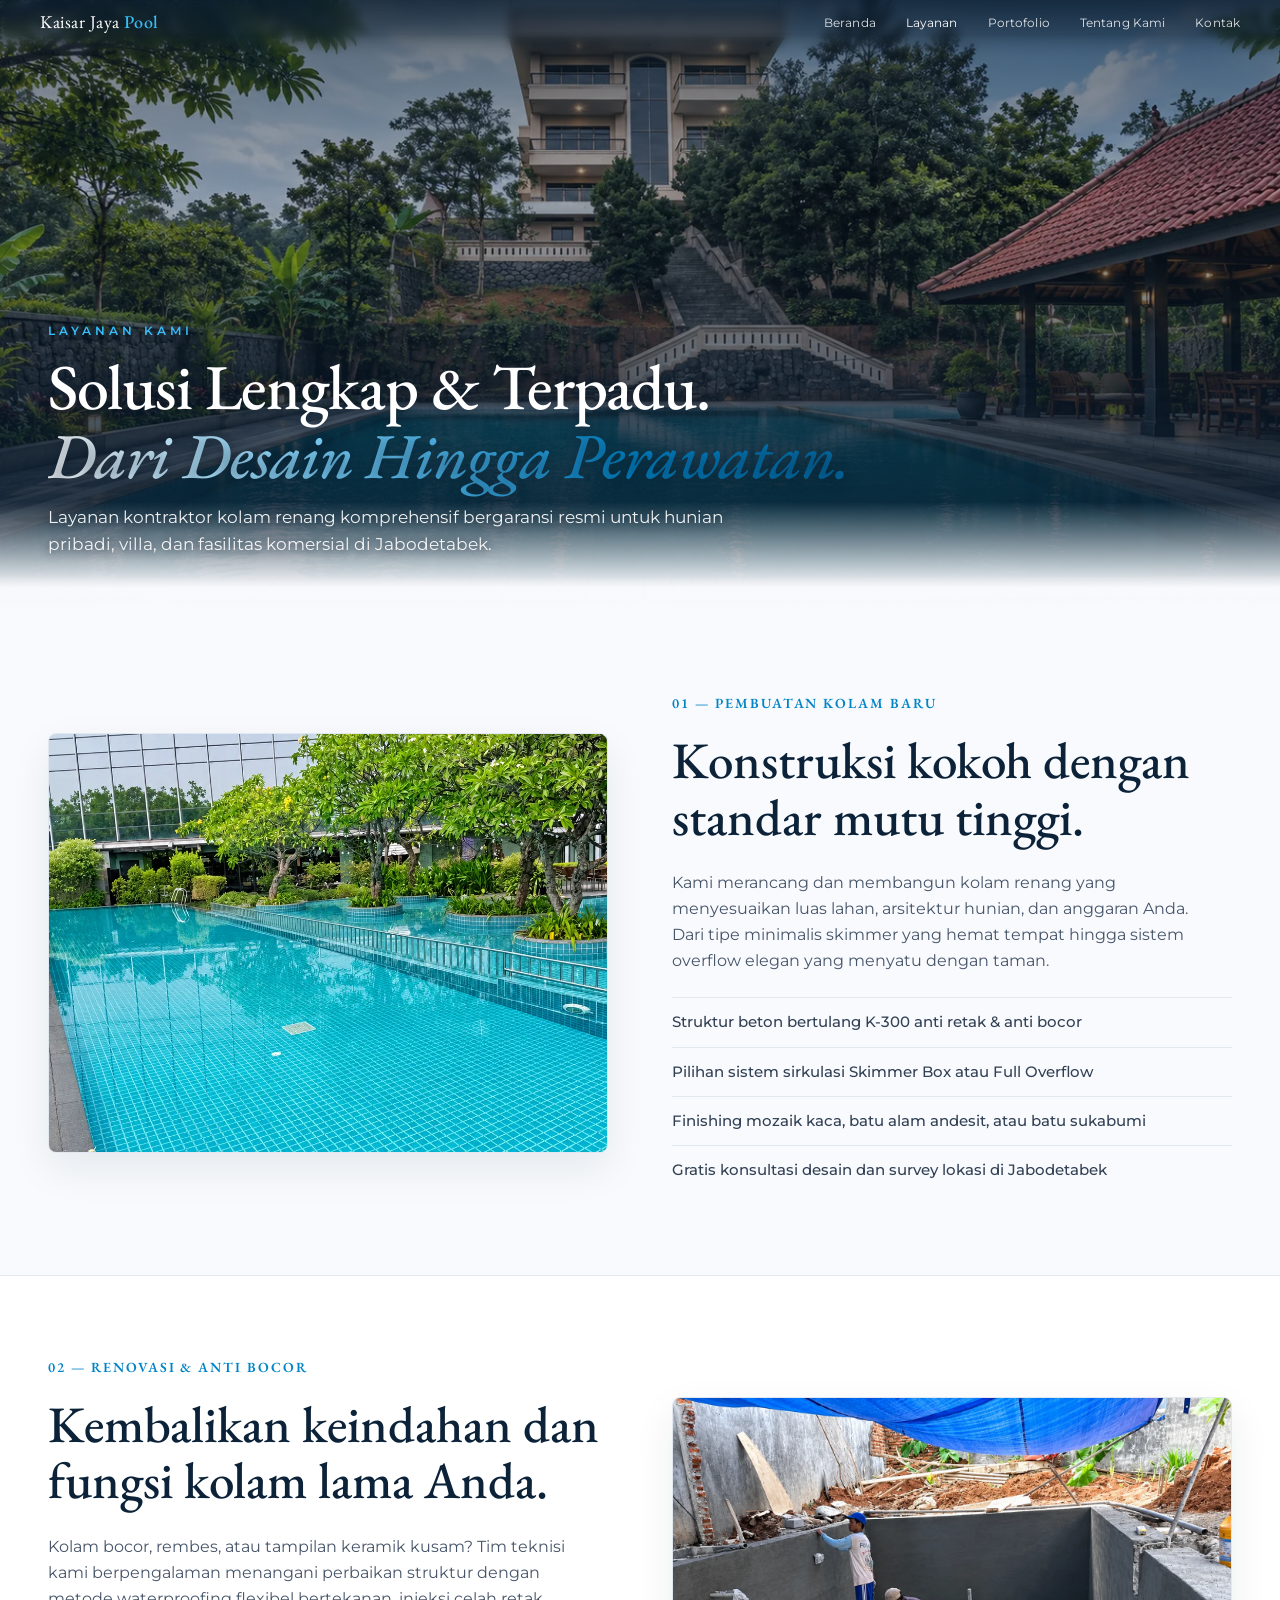
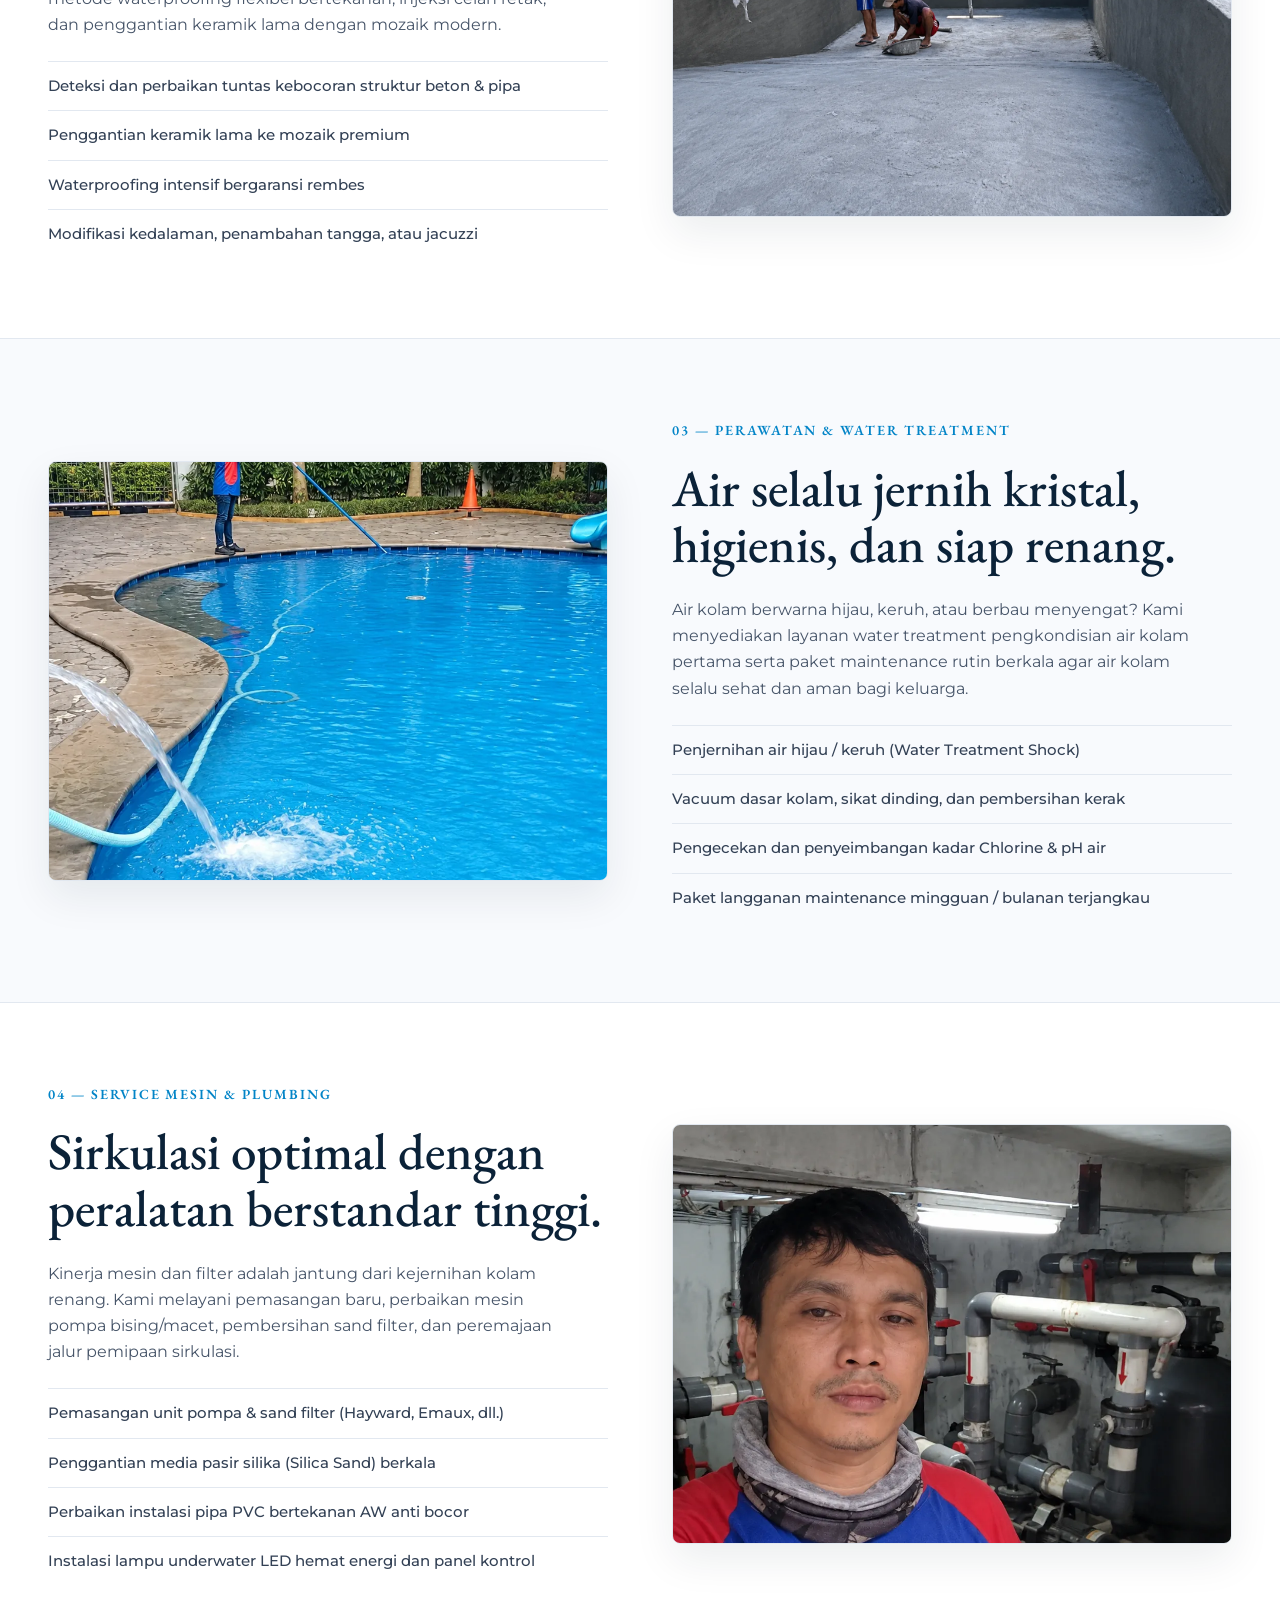
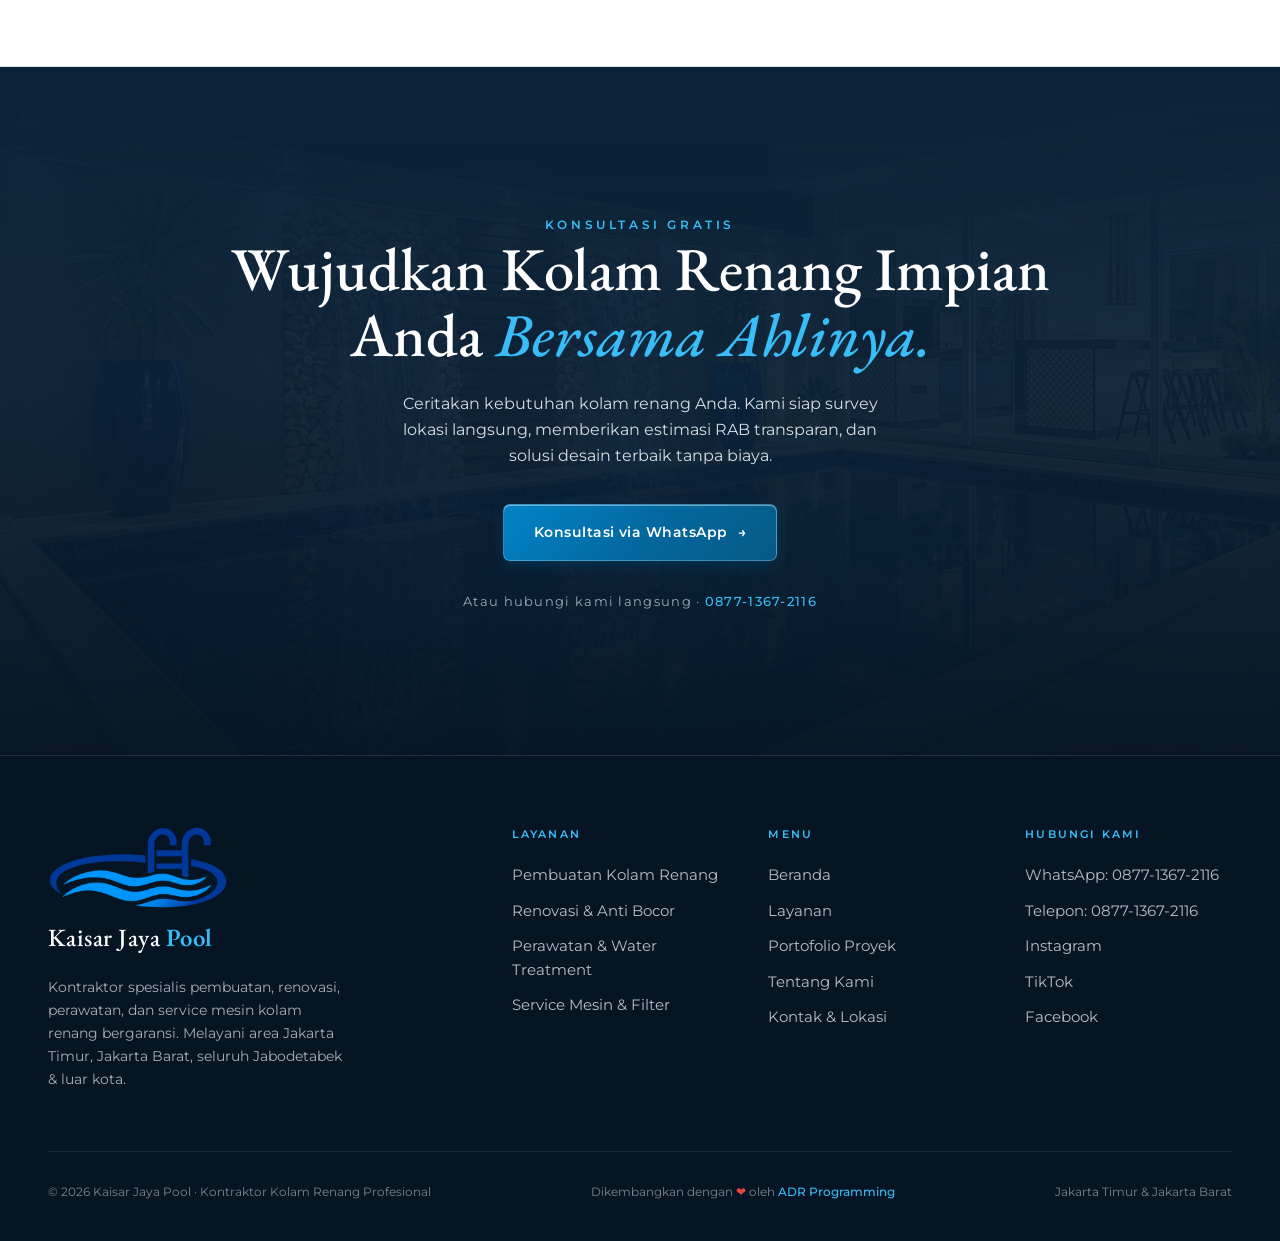
<file: services/index.html>
<!DOCTYPE html>
<html lang="id">
<head>
  <meta charset="UTF-8">
<meta name="viewport" content="width=device-width, initial-scale=1.0">

<title>Layanan Pembuatan, Renovasi &amp; Perawatan Kolam Renang | Kaisar Jaya Pool</title>
<meta name="description" content="Jasa pembuatan kolam renang baru, renovasi kebocoran, ganti mozaik, water treatment, dan service mesin pompa kolam di Jakarta &amp; Jabodetabek.">
<link rel="canonical" href="https://kaisarjayapool.com/services/">

<!-- Open Graph / Facebook / WhatsApp -->
<meta property="og:type" content="website">
<meta property="og:url" content="https://kaisarjayapool.com/services/">
<meta property="og:site_name" content="Kaisar Jaya Pool">
<meta property="og:title" content="Layanan Pembuatan, Renovasi &amp; Perawatan Kolam Renang | Kaisar Jaya Pool">
<meta property="og:description" content="Jasa pembuatan kolam renang baru, renovasi kebocoran, ganti mozaik, water treatment, dan service mesin pompa kolam di Jakarta &amp; Jabodetabek.">
<meta property="og:image" content="https://kaisarjayapool.com/og-image.jpg">
<meta property="og:image:secure_url" content="https://kaisarjayapool.com/og-image.jpg">
<meta property="og:image:type" content="image/jpeg">
<meta property="og:image:width" content="1200">
<meta property="og:image:height" content="630">
<meta property="og:image:alt" content="Kaisar Jaya Pool - Kontraktor Kolam Renang Profesional">

<!-- Twitter Card -->
<meta name="twitter:card" content="summary_large_image">
<meta name="twitter:url" content="https://kaisarjayapool.com/services/">
<meta name="twitter:title" content="Layanan Pembuatan, Renovasi &amp; Perawatan Kolam Renang | Kaisar Jaya Pool">
<meta name="twitter:description" content="Jasa pembuatan kolam renang baru, renovasi kebocoran, ganti mozaik, water treatment, dan service mesin pompa kolam di Jakarta &amp; Jabodetabek.">
<meta name="twitter:image" content="https://kaisarjayapool.com/og-image.jpg">
<meta name="twitter:image:alt" content="Kaisar Jaya Pool - Kontraktor Kolam Renang Profesional">

<link rel="icon" type="image/webp" href="/favicon.webp">
<link rel="alternate icon" href="/favicon.ico">
<link rel="preconnect" href="https://fonts.googleapis.com">
<link rel="preconnect" href="https://fonts.gstatic.com" crossorigin>
<link href="https://fonts.googleapis.com/css2?family=EB+Garamond:ital,wght@0,400;0,500;0,600;1,400;1,500;1,600&family=Montserrat:wght@300;400;500;600&display=swap" rel="stylesheet">

  <script type="module" crossorigin src="/assets/site-DzcVc8vG.js"></script>
  <link rel="stylesheet" crossorigin href="/assets/site-BkkJsm7f.css">
  <link rel="stylesheet" crossorigin href="/assets/services-BceCipxu.css">
</head>
<body class="services-page">
<div class="waterline"><span id="wl"></span></div>

<nav id="nav">
  <a class="brand" href="/">Kaisar Jaya <b>Pool</b></a>
  <div class="nav-links">
    
      <a class="" href="/">Beranda</a>
    
      <a class="active" href="/services/">Layanan</a>
    
      <a class="" href="/portfolio/">Portofolio</a>
    
      <a class="" href="/about/">Tentang Kami</a>
    
      <a class="" href="/contact/">Kontak</a>
    
  </div>
  <button class="nav-toggle" aria-label="Menu">&#9776;</button>
</nav>

<div class="mobile-menu" id="mobileMenu">
  
    <a class="" href="/">Beranda</a>
  
    <a class="active" href="/services/">Layanan</a>
  
    <a class="" href="/portfolio/">Portofolio</a>
  
    <a class="" href="/about/">Tentang Kami</a>
  
    <a class="" href="/contact/">Kontak</a>
  
</div>


<header class="page-hero">
  <img src="/img/hero/Tropical Resort Pool with Modern Pavilion.webp" alt="Layanan Kontraktor Kolam Renang Kaisar Jaya Pool" fetchpriority="high">
  <div class="wrap">
    <div class="eyebrow">Layanan Kami</div>
    <h1>Solusi Lengkap &amp; Terpadu.<br><em>Dari Desain Hingga Perawatan.</em></h1>
    <p class="hero-sub">Layanan kontraktor kolam renang komprehensif bergaransi resmi untuk hunian pribadi, villa, dan fasilitas komersial di Jabodetabek.</p>
  </div>
</header>

<div class="svc-block reveal">
  <div class="svc-inner">
    <div class="svc-media"><img src="/img/portfolio/Tropical Poolside Glass Pavilion.webp" alt="Jasa Pembuatan Kolam Renang Baru"></div>
    <div>
      <div class="svc-num">01 — Pembuatan Kolam Baru</div>
      <h2>Konstruksi kokoh dengan standar mutu tinggi.</h2>
      <p>Kami merancang dan membangun kolam renang yang menyesuaikan luas lahan, arsitektur hunian, dan anggaran Anda. Dari tipe minimalis skimmer yang hemat tempat hingga sistem overflow elegan yang menyatu dengan taman.</p>
      <ul class="svc-list">
        <li>Struktur beton bertulang K-300 anti retak &amp; anti bocor</li>
        <li>Pilihan sistem sirkulasi Skimmer Box atau Full Overflow</li>
        <li>Finishing mozaik kaca, batu alam andesit, atau batu sukabumi</li>
        <li>Gratis konsultasi desain dan survey lokasi di Jabodetabek</li>
      </ul>
    </div>
  </div>
</div>

<div class="svc-block reveal">
  <div class="svc-inner">
    <div class="svc-media"><img src="/img/portfolio/Plastering a Sunlit Concrete Pool.webp" alt="Renovasi Kolam Renang & Perbaikan Bocor"></div>
    <div>
      <div class="svc-num">02 — Renovasi &amp; Anti Bocor</div>
      <h2>Kembalikan keindahan dan fungsi kolam lama Anda.</h2>
      <p>Kolam bocor, rembes, atau tampilan keramik kusam? Tim teknisi kami berpengalaman menangani perbaikan struktur dengan metode waterproofing flexibel bertekanan, injeksi celah retak, dan penggantian keramik lama dengan mozaik modern.</p>
      <ul class="svc-list">
        <li>Deteksi dan perbaikan tuntas kebocoran struktur beton &amp; pipa</li>
        <li>Penggantian keramik lama ke mozaik premium</li>
        <li>Waterproofing intensif bergaransi rembes</li>
        <li>Modifikasi kedalaman, penambahan tangga, atau jacuzzi</li>
      </ul>
    </div>
  </div>
</div>

<div class="svc-block reveal">
  <div class="svc-inner">
    <div class="svc-media"><img src="/img/portfolio/Pool Cleaning by the Garden Terrace.webp" alt="Perawatan Air & Water Treatment"></div>
    <div>
      <div class="svc-num">03 — Perawatan &amp; Water Treatment</div>
      <h2>Air selalu jernih kristal, higienis, dan siap renang.</h2>
      <p>Air kolam berwarna hijau, keruh, atau berbau menyengat? Kami menyediakan layanan water treatment pengkondisian air kolam pertama serta paket maintenance rutin berkala agar air kolam selalu sehat dan aman bagi keluarga.</p>
      <ul class="svc-list">
        <li>Penjernihan air hijau / keruh (Water Treatment Shock)</li>
        <li>Vacuum dasar kolam, sikat dinding, dan pembersihan kerak</li>
        <li>Pengecekan dan penyeimbangan kadar Chlorine &amp; pH air</li>
        <li>Paket langganan maintenance mingguan / bulanan terjangkau</li>
      </ul>
    </div>
  </div>
</div>

<div class="svc-block reveal">
  <div class="svc-inner">
    <div class="svc-media"><img src="/img/portfolio/Industrial Pump Room Selfie.webp" alt="Service Mesin Pompa & Sand Filter Kolam"></div>
    <div>
      <div class="svc-num">04 — Service Mesin &amp; Plumbing</div>
      <h2>Sirkulasi optimal dengan peralatan berstandar tinggi.</h2>
      <p>Kinerja mesin dan filter adalah jantung dari kejernihan kolam renang. Kami melayani pemasangan baru, perbaikan mesin pompa bising/macet, pembersihan sand filter, dan peremajaan jalur pemipaan sirkulasi.</p>
      <ul class="svc-list">
        <li>Pemasangan unit pompa &amp; sand filter (Hayward, Emaux, dll.)</li>
        <li>Penggantian media pasir silika (Silica Sand) berkala</li>
        <li>Perbaikan instalasi pipa PVC bertekanan AW anti bocor</li>
        <li>Instalasi lampu underwater LED hemat energi dan panel kontrol</li>
      </ul>
    </div>
  </div>
</div>

<!-- SHARED CLOSING CTA -->
<section class="quote" id="quote">
  <div class="quote-inner">
    <span class="sec-label reveal" style="color:var(--caustic)">Konsultasi Gratis</span>
    <h2 class="reveal">Wujudkan Kolam Renang Impian Anda <em class='nowrap'>Bersama Ahlinya.</em></h2>
    <p class="reveal">Ceritakan kebutuhan kolam renang Anda. Kami siap survey lokasi langsung, memberikan estimasi RAB transparan, dan solusi desain terbaik tanpa biaya.</p>
    <a class="btn btn-primary reveal" href="https://wa.me/6287713672116?text=Halo%20Kaisar%20Jaya%20Pool,%20saya%20ingin%20konsultasi%20pembuatan/perawatan%20kolam%20renang" target="_blank" rel="noopener">Konsultasi via WhatsApp <span class="arr">&rarr;</span></a>
    <div class="phone reveal">Atau hubungi kami langsung &middot; <a href="tel:087713672116">0877-1367-2116</a></div>
  </div>
</section>

<!-- FOOTER -->
<footer id="footer">
  <div class="foot-grid">
    <div>
      <div class="foot-brand">
        <a href="/" aria-label="Kaisar Jaya Pool">
          <img src="/img/logo-berlian-kaisar-footer.webp" alt="Kaisar Jaya Pool" class="foot-logo" width="180" height="83">
          <span class="foot-brand-name">Kaisar Jaya <b>Pool</b></span>
        </a>
      </div>
      <p>Kontraktor spesialis pembuatan, renovasi, perawatan, dan service mesin kolam renang bergaransi. Melayani area Jakarta Timur, Jakarta Barat, seluruh Jabodetabek &amp; luar kota.</p>
    </div>
    <div class="foot-col">
      <h4>Layanan</h4>
      <a href="/services/">Pembuatan Kolam Renang</a>
      <a href="/services/">Renovasi &amp; Anti Bocor</a>
      <a href="/services/">Perawatan &amp; Water Treatment</a>
      <a href="/services/">Service Mesin &amp; Filter</a>
    </div>
    <div class="foot-col">
      <h4>Menu</h4>
      <a href="/">Beranda</a>
      <a href="/services/">Layanan</a>
      <a href="/portfolio/">Portofolio Proyek</a>
      <a href="/about/">Tentang Kami</a>
      <a href="/contact/">Kontak &amp; Lokasi</a>
    </div>
    <div class="foot-col">
      <h4>Hubungi Kami</h4>
      <a href="https://wa.me/6287713672116" target="_blank" rel="noopener">WhatsApp: 0877-1367-2116</a>
      <a href="tel:087713672116">Telepon: 0877-1367-2116</a>
      <a href="https://www.instagram.com/cindyapriyani441" target="_blank" rel="noopener">Instagram</a>
      <a href="https://www.tiktok.com/@cindyapriyani" target="_blank" rel="noopener">TikTok</a>
      <a href="https://www.facebook.com/search/top?q=cindy%20Apriyani" target="_blank" rel="noopener">Facebook</a>
    </div>
  </div>
  <div class="foot-bottom">
    <span>&copy; 2026 Kaisar Jaya Pool &middot; Kontraktor Kolam Renang Profesional</span>
    <span class="foot-dev-credit">Dikembangkan dengan <span class="heart-pulse" aria-label="cinta">&#10084;</span> oleh <a href="https://www.instagram.com/adr_programming/" target="_blank" rel="noopener">ADR Programming</a></span>
    <span>Jakarta Timur &amp; Jakarta Barat</span>
  </div>
</footer>


</body>
</html>
</file>
<file: assets/site-BkkJsm7f.css>
:root{--obsidian: #F8FAFD;--obsidian-2: #F0F6FA;--water-deep: #0B2238;--caustic: #0284C7;--caustic-soft: #00A3E0;--travertine: #0284C7;--bone: #0B2238;--bone-dim: #475569;--bone-faint: #64748B;--hairline: #E2E8F0;--serif: "EB Garamond", Georgia, serif;--sans: "Montserrat", system-ui, sans-serif}*{margin:0;padding:0;box-sizing:border-box}.sr-only,.visually-hidden{position:absolute;width:1px;height:1px;padding:0;margin:-1px;overflow:hidden;clip:rect(0,0,0,0);clip-path:inset(50%);white-space:nowrap;border:0}html{scroll-behavior:smooth}body{background:var(--obsidian);color:var(--bone-dim);font-family:var(--sans);font-weight:400;line-height:1.6;overflow-x:hidden;-webkit-font-smoothing:antialiased}::selection{background:#bae6fd;color:#0369a1}img{display:block;max-width:100%}a{color:inherit}.nowrap{white-space:nowrap}.waterline{position:fixed;top:0;left:0;height:2px;width:100%;z-index:200}.waterline span{display:block;height:100%;width:0;background:linear-gradient(90deg,#0284c7,#38bdf8);box-shadow:0 0 12px #38bdf8}nav{position:fixed;top:0;left:0;width:100%;z-index:100;display:flex;align-items:center;justify-content:space-between;padding:8px 40px 20px;transition:padding .5s,background .5s,backdrop-filter .5s}nav:before{content:"";position:absolute;top:0;right:0;bottom:0;left:0;z-index:-1;background:linear-gradient(to bottom,rgba(10,28,46,.72) 0%,rgba(10,28,46,.35) 60%,transparent 100%);backdrop-filter:blur(5px);-webkit-backdrop-filter:blur(5px);opacity:1;transition:opacity .5s;pointer-events:none;mask-image:linear-gradient(to bottom,#000 0%,#000 60%,transparent 100%);-webkit-mask-image:linear-gradient(to bottom,#000 0%,#000 60%,transparent 100%)}nav.scrolled:before{opacity:0}nav.scrolled{padding:11px 40px;background:#fffffff0;backdrop-filter:blur(20px) saturate(1.4);-webkit-backdrop-filter:blur(20px) saturate(1.4);border-bottom:1px solid #E2E8F0;box-shadow:0 4px 20px #0b22380d}.brand{font-family:var(--serif);font-size:18px;font-weight:400;letter-spacing:.03em;text-decoration:none;color:#fff;transition:color .3s}.brand b{font-weight:500;color:#38bdf8}nav.scrolled .brand{color:#0b2238}nav.scrolled .brand b{color:#0284c7}.nav-links{display:flex;gap:30px;align-items:center}.nav-links a{color:#ffffffd9;text-decoration:none;font-size:12px;letter-spacing:.01em;text-transform:none;font-weight:400;transition:color .3s}.nav-links a:hover,.nav-links a.active{color:#fff}nav.scrolled .nav-links a{color:#475569}nav.scrolled .nav-links a:hover,nav.scrolled .nav-links a.active{color:#0284c7}.nav-cta{border:1px solid #CBD5E1;padding:7px 16px;border-radius:980px;color:#fff!important;font-size:12px;transition:all .4s}nav.scrolled .nav-cta{border-color:#0284c7;color:#0284c7!important;background:#f0f9ff}nav.scrolled .nav-cta:hover{background:#0284c7;color:#fff!important}.nav-toggle{display:none;background:none;border:none;color:#fff;font-size:26px;cursor:pointer;line-height:1}nav.scrolled .nav-toggle{color:#0b2238}.mobile-menu{position:fixed;top:0;right:0;bottom:0;left:0;z-index:99;background:#f8fafdfa;backdrop-filter:blur(20px);-webkit-backdrop-filter:blur(20px);display:none;flex-direction:column;align-items:center;justify-content:center;gap:30px}.mobile-menu.open{display:flex}.mobile-menu a{color:#0b2238;text-decoration:none;font-family:var(--serif);font-size:1.8rem;transition:color .3s}.mobile-menu a:hover,.mobile-menu a.active{color:#0284c7}.btn{display:inline-flex;align-items:center;gap:10px;text-decoration:none;font-size:14px;letter-spacing:.04em;padding:16px 30px;border-radius:7px;transition:all .45s cubic-bezier(.2,.7,.3,1);cursor:pointer;border:none;font-family:var(--sans);-webkit-font-smoothing:antialiased;text-shadow:none}.btn .arr{display:inline-block;transition:transform .4s cubic-bezier(.2,.7,.3,1)}.btn:hover .arr{transform:translate(4px)}.btn-primary{background:linear-gradient(135deg,#0284c7,#0369a1,#075985);color:#fff;font-weight:600;letter-spacing:.035em;border:1px solid rgba(255,255,255,.24);box-shadow:inset 0 1px #fff6,0 4px 14px -1px #0369a159,0 2px 6px -1px #0b223826}.btn-primary:hover{background:linear-gradient(135deg,#0380c2,#0274b0,#064e75);box-shadow:inset 0 1px #ffffff8c,0 8px 24px -2px #0369a17a,0 4px 10px -1px #0b223833;transform:translateY(-2.5px)}.btn-ghost{color:#0b2238;border:1px solid #CBD5E1;background:#fff;border-radius:7px}.btn-ghost:hover{border-color:#0284c7;color:#0284c7;background:#f0f9ff}.reveal{opacity:0;transform:translateY(44px);transition:opacity 1.1s cubic-bezier(.2,.7,.3,1),transform 1.1s cubic-bezier(.2,.7,.3,1)}.reveal.in{opacity:1;transform:none}.reveal-group>*{opacity:0;transform:translateY(38px);transition:opacity 1s cubic-bezier(.2,.7,.3,1),transform 1s cubic-bezier(.2,.7,.3,1)}.reveal-group.in>*{opacity:1;transform:none}.reveal-group.in>*:nth-child(1){transition-delay:0s}.reveal-group.in>*:nth-child(2){transition-delay:.09s}.reveal-group.in>*:nth-child(3){transition-delay:.18s}.reveal-group.in>*:nth-child(4){transition-delay:.27s}.reveal-group.in>*:nth-child(5){transition-delay:.36s}.reveal-group.in>*:nth-child(6){transition-delay:.45s}.reveal-group.in>*:nth-child(7){transition-delay:.54s}.reveal-group.in>*:nth-child(8){transition-delay:.63s}.hero-media{will-change:transform;transform:scale(1.1);transform-origin:center top}.page-hero{position:relative;height:68vh;min-height:480px;max-height:640px;display:flex;align-items:flex-end;overflow:hidden}.page-hero img{position:absolute;top:0;right:0;bottom:0;left:0;width:100%;height:100%;object-fit:cover;object-position:center 38%;z-index:1;transform:scale(1.02)}.page-hero:after{content:"";position:absolute;top:0;right:0;bottom:0;left:0;z-index:2;background:linear-gradient(to top,#f8fafd,#f8fafdfa 4%,#0a1c2ee0 18%,#0a1c2e9e 42%,#0a1c2e59 68%,#0a1c2ea6);pointer-events:none}.page-hero .wrap{position:relative;z-index:3;padding:0 48px 6vh;max-width:1280px;margin:0 auto;width:100%;text-shadow:0 2px 14px rgba(10,28,46,.65)}.eyebrow{display:inline-block;font-size:12px;letter-spacing:.34em;text-transform:uppercase;color:#38bdf8;font-weight:600;margin-bottom:12px;text-shadow:0 1px 8px rgba(10,28,46,.8)}.page-hero h1{font-family:var(--serif);font-weight:500;font-size:clamp(2.2rem,5vw,4rem);line-height:1.08;letter-spacing:-.015em;max-width:960px;color:#fff;margin:0 0 14px}.page-hero h1 em{font-style:italic;font-weight:500;background:linear-gradient(95deg,#fff,#7dd3fc 34%,#0284c7 72%,#0369a1);-webkit-background-clip:text;background-clip:text;-webkit-text-fill-color:transparent;color:transparent}.page-hero .hero-sub{margin:0;max-width:720px;font-size:clamp(.98rem,1.35vw,1.15rem);color:#ffffffeb;font-weight:400;line-height:1.55;text-shadow:0 1px 10px rgba(10,28,46,.8)}@media(max-width:900px){.page-hero{height:60vh;min-height:420px}.page-hero .wrap{padding:0 22px 3.5vh}.page-hero h1{font-size:clamp(1.75rem,7.5vw,2.5rem)}.page-hero .hero-sub{font-size:.92rem;line-height:1.45}}section{position:relative}.sec-label{font-size:12px;letter-spacing:.3em;text-transform:uppercase;color:#0284c7;font-weight:600;margin-bottom:22px}.wrap{max-width:1280px;margin:0 auto;padding:0 48px}.prose{max-width:760px}.prose p{color:#475569;margin-bottom:22px;font-size:1.05rem}.prose h2{font-family:var(--serif);font-weight:500;font-size:clamp(1.8rem,3.5vw,2.8rem);line-height:1.15;margin:0 0 28px;color:#0b2238}.prose h2 em{font-style:italic;color:#0284c7}footer{background:#061524;border-top:1px solid rgba(226,232,240,.12);padding:70px 48px 40px;margin-top:0}.foot-grid{max-width:1280px;margin:0 auto 60px;display:grid;grid-template-columns:2fr 1fr 1fr 1fr;gap:50px}.foot-brand{margin-bottom:20px}.foot-brand a{display:inline-block;text-decoration:none}.foot-logo{max-width:180px;width:100%;height:auto;display:block}.foot-brand-name{display:block;font-family:var(--serif);font-size:1.55rem;font-weight:500;letter-spacing:.02em;color:#fff;margin-top:14px;line-height:1.2;transition:color .3s}.foot-brand-name b{color:#38bdf8;font-weight:600}.foot-brand a:hover .foot-brand-name{color:#e0f2fe}.foot-grid>div>p{font-size:.9rem;color:#f0f6faad;max-width:300px}.foot-col h4{font-size:11px;letter-spacing:.2em;text-transform:uppercase;color:#38bdf8;font-weight:600;margin-bottom:20px}.foot-col a{display:block;color:#f0f6fabf;text-decoration:none;font-size:.92rem;margin-bottom:12px;transition:color .3s}.foot-col a:hover{color:#fff}.foot-bottom{max-width:1280px;margin:0 auto;display:flex;justify-content:space-between;align-items:center;padding-top:30px;border-top:1px solid rgba(226,232,240,.1);font-size:12px;color:#f0f6fa80;flex-wrap:wrap;gap:14px}.foot-dev-credit a{color:#38bdf8;font-weight:500;text-decoration:none;transition:color .25s,text-decoration .25s}.foot-dev-credit a:hover{color:#fff;text-decoration:underline}.heart-pulse{color:#ef4444;display:inline-block;transform-origin:center;animation:heartBeat 2.2s ease-in-out infinite}@keyframes heartBeat{0%,to{transform:scale(1)}14%{transform:scale(1.22)}28%{transform:scale(1)}42%{transform:scale(1.18)}70%{transform:scale(1)}}.quote{position:relative;padding:16vh 48px;text-align:center;overflow:hidden;background:linear-gradient(180deg,#0b2238,#061524)}.quote:after{content:"";position:absolute;top:0;right:0;bottom:0;left:0;z-index:0;background:url(/img/hero/Luxurious%20Modern%20Pool%20at%20Night.webp) center/cover no-repeat;opacity:.28}.quote:before{content:"";position:absolute;top:0;right:0;bottom:0;left:0;z-index:1;background:linear-gradient(180deg,#0b2238,#0b2238cc 45%,#061524f2),radial-gradient(ellipse at 50% 120%,rgba(2,132,199,.28),transparent 55%)}.quote-inner{position:relative;z-index:3;max-width:920px;margin:0 auto}.quote .sec-label{color:#38bdf8!important;font-weight:600}.quote h2{font-family:var(--serif);font-weight:500;font-size:clamp(2.2rem,4.8vw,3.8rem);line-height:1.08;margin-bottom:24px;color:#fff}.quote h2 em{font-style:italic;color:#38bdf8}.quote p{color:#f0f6fae0;max-width:480px;margin:0 auto 36px}.quote .phone{margin-top:30px;font-size:13px;letter-spacing:.1em;color:#f0f6faa6}.quote .phone a{color:#38bdf8;font-weight:500;text-decoration:none}.quote .phone a:hover{color:#fff}.quote .btn-primary{background:linear-gradient(135deg,#0284c7,#0369a1,#075985);color:#fff;font-weight:600;letter-spacing:.035em;border:1px solid rgba(255,255,255,.24);box-shadow:inset 0 1px #fff6,0 4px 14px -1px #0369a159,0 2px 6px -1px #0b223826}.quote .btn-primary:hover{background:linear-gradient(135deg,#0380c2,#0274b0,#064e75);box-shadow:inset 0 1px #ffffff8c,0 8px 24px -2px #0369a17a,0 4px 10px -1px #0b223833;transform:translateY(-2.5px)}@media(max-width:900px){nav,nav.scrolled{padding:16px 22px}.nav-links{display:none}.nav-toggle{display:block}.wrap,.page-hero .wrap{padding-left:22px;padding-right:22px}footer{padding:54px 22px 36px}.foot-grid{grid-template-columns:1fr 1fr;gap:30px}.quote{padding:12vh 22px}}@media(prefers-reduced-motion:reduce){*{animation:none!important;transition:none!important}.reveal,.reveal-group>*{opacity:1;transform:none!important}.hero-media{transform:none!important}}
</file>
<file: assets/main-BsPmQwDR.css>
body.home-page{--obsidian: #F8FAFD;--obsidian-2: #F0F6FA;--water-deep: #0B2238;--caustic: #0284C7;--caustic-soft: #00A3E0;--travertine: #0284C7;--bone: #0B2238;--bone-dim: #475569;--bone-faint: #64748B;--hairline: #E2E8F0;background:#f8fafd;color:#475569}body.home-page ::selection{background:#bae6fd;color:#0369a1}body.home-page .btn-primary,body.home-page .quote .btn-primary{background:linear-gradient(135deg,#0284c7,#0369a1,#075985);color:#fff;font-weight:600;letter-spacing:.035em;border:1px solid rgba(255,255,255,.24);box-shadow:inset 0 1px #fff6,0 4px 14px -1px #0369a159,0 2px 6px -1px #0b223826}body.home-page .btn-primary:hover,body.home-page .quote .btn-primary:hover{background:linear-gradient(135deg,#0380c2,#0274b0,#064e75);box-shadow:inset 0 1px #ffffff8c,0 8px 24px -2px #0369a17a,0 4px 10px -1px #0b223833;transform:translateY(-2.5px)}body.home-page .hero .btn-primary,body.home-page .hero-actions .btn-primary{background:linear-gradient(135deg,#0284c7,#0891b2,#0f766e);color:#fff;font-weight:600;letter-spacing:.035em;border:1px solid rgba(255,255,255,.22);box-shadow:inset 0 1px #fff6,0 4px 14px -1px #0891b261,0 2px 6px -1px #0b223826}body.home-page .hero .btn-primary:hover,body.home-page .hero-actions .btn-primary:hover{background:linear-gradient(135deg,#0ea5e9,#06b6d4,#0d9488);box-shadow:inset 0 1px #ffffff8c,0 8px 24px -2px #0891b280,0 4px 10px -1px #0b223833;transform:translateY(-2.5px)}body.home-page .btn-ghost{color:#0b2238;border:1px solid #CBD5E1;background:#fff}body.home-page .btn-ghost:hover{border-color:#0284c7;color:#0284c7;background:#f0f9ff}body.home-page .waterline span{background:linear-gradient(90deg,#0284c7,#38bdf8);box-shadow:0 0 12px #38bdf8}body.home-page nav:before{background:linear-gradient(to bottom,rgba(10,28,46,.72) 0%,rgba(10,28,46,.35) 60%,transparent 100%)}body.home-page nav .brand{color:#fff}body.home-page nav .brand b{color:#38bdf8}body.home-page nav .nav-links a{color:#ffffffd9}body.home-page nav .nav-links a:hover,body.home-page nav .nav-links a.active{color:#fff}body.home-page nav .nav-toggle{color:#fff}body.home-page nav.scrolled{background:#fffffff0;-webkit-backdrop-filter:blur(20px) saturate(1.4);backdrop-filter:blur(20px) saturate(1.4);border-bottom:1px solid #E2E8F0;box-shadow:0 4px 20px #0b22380f}body.home-page nav.scrolled .brand{color:#0b2238}body.home-page nav.scrolled .brand b{color:#0284c7}body.home-page nav.scrolled .nav-links a{color:#475569}body.home-page nav.scrolled .nav-links a:hover,body.home-page nav.scrolled .nav-links a.active{color:#0284c7}body.home-page nav.scrolled .nav-toggle{color:#0b2238}body.home-page .mobile-menu{background:#f8fafdfa}body.home-page .mobile-menu a{color:#0b2238}body.home-page .mobile-menu a:hover,body.home-page .mobile-menu a.active{color:#0284c7}.hero{position:relative;height:100vh;min-height:680px;display:flex;align-items:flex-end;overflow:hidden}.hero-media,.hero-media video,.hero-media img{position:absolute;top:0;right:0;bottom:0;left:0;width:100%;height:100%;object-fit:cover;z-index:1}.hero-media:after{content:"";position:absolute;top:0;right:0;bottom:0;left:0;z-index:2;background:linear-gradient(to top,#FFFFFF 0%,rgba(248,250,253,.98) 6%,rgba(10,28,46,.88) 22%,rgba(10,28,46,.58) 46%,rgba(10,28,46,.2) 68%,transparent 84%)}.hero-content{position:relative;z-index:5;width:100%;max-width:1600px;margin:0 auto;padding:0 48px 4vh;display:flex;align-items:flex-end;justify-content:space-between;gap:48px;text-shadow:0 2px 14px rgba(10,28,46,.55)}.hero-text{max-width:880px}.hero .eyebrow{font-size:12px;letter-spacing:.34em;text-transform:uppercase;color:#38bdf8;font-weight:600;margin-bottom:22px}.hero h1{font-family:var(--serif);font-weight:500;font-size:clamp(2.6rem,5.6vw,5rem);line-height:1.08;letter-spacing:-.025em;margin-bottom:24px;color:#fff}.hero h1 .ln{display:block}.hero h1 .ln:nth-child(2){font-style:italic;font-weight:500;padding-bottom:.12em;background:linear-gradient(95deg,#fff,#7dd3fc 34%,#0284c7 72%,#0369a1);-webkit-background-clip:text;background-clip:text;-webkit-text-fill-color:transparent;color:transparent}.hero-sub{margin-top:20px;max-width:680px;font-size:clamp(1.05rem,1.5vw,1.22rem);color:#fffffff2;font-weight:400;line-height:1.5}.sub-short{display:none}.hero-actions{display:flex;gap:14px;align-items:center;flex-shrink:0}.hero-actions .btn-ghost{color:#fff!important;border:1px solid rgba(255,255,255,.45)!important;background:#ffffff14!important;-webkit-backdrop-filter:blur(6px);backdrop-filter:blur(6px)}.hero-actions .btn-ghost:hover{border-color:#38bdf8!important;background:#38bdf838!important;color:#fff!important}.hero-cta-col{display:flex;flex-direction:column;align-items:flex-end;gap:14px;flex-shrink:0}.hero-qualifier{margin:0;font-size:13px;letter-spacing:.02em;color:#ffffffb3;text-shadow:0 1px 8px rgba(10,28,46,.7)}.scroll-hint{position:absolute;bottom:34px;left:50%;transform:translate(-50%);z-index:5;font-size:11px;letter-spacing:.3em;text-transform:uppercase;color:#ffffffb3;display:flex;flex-direction:column;align-items:center;gap:10px}.scroll-hint .line{width:1px;height:40px;background:linear-gradient(rgba(56,189,248,.8),transparent);animation:pulse 2s ease-in-out infinite}.seam-guard{height:6px;margin-top:-3px;position:relative;z-index:10;background:#fff;pointer-events:none}@keyframes pulse{0%,to{opacity:.3}50%{opacity:1}}.proof{background:#fff;border-top:1px solid #E2E8F0;border-bottom:1px solid #E2E8F0;display:grid;grid-template-columns:repeat(4,1fr);max-width:1040px;margin:20vh auto 4vh;box-shadow:0 4px 20px #0b22380a;border-radius:6px}.proof div{padding:16px 18px;text-align:center;border-right:1px solid #E2E8F0}.proof div:last-child{border-right:none}.proof .n{font-family:var(--serif);font-size:clamp(1.2rem,1.7vw,1.6rem);font-weight:600;color:#0b2238;line-height:1.6rem;white-space:nowrap}.proof .l{font-size:10px;letter-spacing:.16em;text-transform:uppercase;color:#0284c7;font-weight:600;line-height:1.3;margin-top:8px;min-height:2.6em;box-sizing:content-box}.signature{padding:11vh 48px;overflow:hidden;background:#fff}.signature-grid{max-width:1280px;margin:0 auto;display:grid;grid-template-columns:1fr 1fr;gap:70px;align-items:center}.sig-media{position:relative;aspect-ratio:4/3;border-radius:8px;overflow:hidden;box-shadow:0 16px 40px #0b22381a;border:1px solid #E2E8F0}.sig-media img{width:100%;height:100%;object-fit:cover}.sig-text h2{font-family:var(--serif);font-weight:500;font-size:clamp(2rem,4vw,3.4rem);line-height:1.1;margin-bottom:26px;color:#0b2238}.sig-text h2 em{font-style:italic;color:#0284c7}.sig-text p{color:#475569;max-width:460px;margin-bottom:20px}.sig-tag{display:inline-block;font-size:11px;letter-spacing:.24em;text-transform:uppercase;color:#0284c7;background:#f0f9ff;border:1px solid #BAE6FD;padding:8px 16px;border-radius:4px;margin-bottom:30px;font-weight:600}.sig-thumbs{display:grid;grid-template-columns:repeat(3,1fr);gap:12px;margin-top:18px}.sig-thumbs img{aspect-ratio:1;object-fit:cover;border-radius:6px;box-shadow:0 8px 24px #0b223814;border:1px solid #E2E8F0}.sig-text .btn-ghost{border:1px solid #CBD5E1;color:#0b2238;background:#fff}.sig-text .btn-ghost:hover{border-color:#0284c7;color:#0284c7;background:#f0f9ff}.services{position:relative;padding:8vh 48px;max-width:1280px;margin:0 auto}.services-head{display:flex;justify-content:space-between;align-items:flex-end;margin-bottom:36px;flex-wrap:wrap;gap:20px}.services-head h2{font-family:var(--serif);font-weight:500;font-size:clamp(2rem,4vw,3.2rem);line-height:1.1;max-width:560px;color:#0b2238}.sh-eyebrow{display:block;font-family:var(--sans);font-size:12px;font-weight:600;letter-spacing:.28em;text-transform:uppercase;color:#0284c7;margin-bottom:14px}.svc-grid{display:grid;grid-template-columns:repeat(3,1fr);gap:24px}.svc{position:relative;border-radius:18px;overflow:hidden;display:block;aspect-ratio:3/4;background:#0b2238;transform:translateZ(0);-webkit-mask-image:-webkit-radial-gradient(white,black);transition:transform .5s cubic-bezier(.2,.7,.3,1),box-shadow .5s cubic-bezier(.2,.7,.3,1);text-decoration:none;box-shadow:0 12px 32px #0b223814;border:1px solid #E2E8F0}.svc *{text-decoration:none}.svc-img{position:absolute;top:1px;right:1px;bottom:1px;left:1px;overflow:hidden;border-radius:17px}.svc-img img{position:absolute;left:50%;bottom:0;transform:translate(-50%);width:auto;height:135%;max-width:none;min-width:101%;object-fit:cover;transition:transform .9s cubic-bezier(.2,.7,.3,1)}.svc:hover .svc-img img{transform:translate(-50%) scale(1.05)}.svc:before{content:"";position:absolute;top:0;right:0;bottom:0;left:0;z-index:3;border-radius:18px;border:1.5px solid rgba(11,34,56,.2);pointer-events:none}.svc:after{content:"";position:absolute;top:0;right:0;bottom:0;left:0;z-index:1;background:linear-gradient(to top,#0A1F33 0%,#0A1F33 30%,rgba(10,31,51,.92) 44%,rgba(10,31,51,.6) 56%,rgba(10,31,51,.2) 70%,transparent 84%);pointer-events:none}.svc:hover{transform:translateY(-8px) translateZ(0);box-shadow:0 20px 48px #0284c738}.svc-body{position:absolute;left:0;right:0;bottom:0;z-index:4;padding:30px 30px 32px}.svc-body .num{font-family:var(--sans);font-size:12px;font-weight:700;letter-spacing:.16em;color:#38bdf8;margin-bottom:14px}.svc-body h3{font-family:var(--serif);font-weight:500;font-size:1.9rem;margin-bottom:12px;color:#fff;line-height:1.1}.svc-body p{font-size:1rem;line-height:1.5;color:#f0f6fae0;margin-bottom:18px;max-width:90%}.svc-body span{font-size:12px;font-weight:600;letter-spacing:.14em;text-transform:uppercase;color:#38bdf8;border-bottom:1.5px solid #0284C7;padding-bottom:4px;transition:color .3s,border-color .3s}.svc:hover .svc-body span{color:#fff;border-bottom-color:#38bdf8}.portfolio{padding:8vh 0 10vh;background:#f8fafd}.portfolio .services-head{padding:0 48px;max-width:1280px;margin:0 auto 56px}.portfolio .services-head h2{color:#0b2238}.portfolio .btn-ghost{color:#0b2238;border:1px solid #CBD5E1;background:#fff}.portfolio .btn-ghost:hover{border-color:#0284c7;color:#0284c7;background:#f0f9ff}.pf-grid{display:grid;grid-template-columns:repeat(12,1fr);grid-auto-rows:240px;grid-auto-flow:dense;gap:18px;padding:0 48px;max-width:1600px;margin:0 auto}.pf{position:relative;border-radius:8px;overflow:hidden;display:flex;align-items:flex-end;box-shadow:0 12px 32px #0b223814;border:1px solid #E2E8F0}.pf img{position:absolute;top:0;right:0;bottom:0;left:0;width:100%;height:100%;object-fit:cover;z-index:1;transition:transform .8s cubic-bezier(.2,.7,.3,1)}.pf:hover img{transform:scale(1.05)}.pf:before{content:"";position:absolute;top:0;right:0;bottom:0;left:0;background:linear-gradient(to top,rgba(11,34,56,.92),transparent 55%);z-index:2;opacity:0;transition:opacity .5s}.pf:hover:before{opacity:1}.pf-cap{position:relative;z-index:3;padding:26px;opacity:0;transform:translateY(10px);transition:all .5s}.pf:hover .pf-cap{opacity:1;transform:none}.pf-cap .loc{font-size:11px;letter-spacing:.22em;text-transform:uppercase;color:#38bdf8;font-weight:600;margin-bottom:6px}.pf-cap .ttl{font-family:var(--serif);font-size:1.3rem;color:#fff}.c3{grid-column:span 3}.c4{grid-column:span 4}.c5{grid-column:span 5}.c6{grid-column:span 6}.c7{grid-column:span 7}.c8{grid-column:span 8}.r2{grid-row:span 2}.process{padding:11vh 0 4vh;background:#f8fafd}.process .services-head{padding:0 48px;max-width:1280px;margin:0 auto 18px}.sec-label{font-size:12px;letter-spacing:.3em;text-transform:uppercase;color:#0284c7;font-weight:600;margin-bottom:22px}.process .services-head h2{color:#0b2238}.process .services-head h2 em{color:#0284c7;font-style:italic}.process-intro{max-width:1280px;margin:0 auto 60px;padding:0 48px}.process-intro p{color:#475569;max-width:620px;font-size:1.05rem}.build{max-width:1600px;margin:0 auto 4vh;padding:0 48px}.build-head{display:flex;align-items:baseline;gap:18px;margin-bottom:24px;flex-wrap:wrap}.build-head .loc{font-size:11px;letter-spacing:.22em;text-transform:uppercase;color:#0284c7;font-weight:600}.build-head .ttl{font-family:var(--serif);font-weight:500;font-size:clamp(1.4rem,2.6vw,2rem);line-height:1.1;color:#0b2238}.build-head .meta{font-size:12px;letter-spacing:.04em;color:#64748b;margin-left:auto}.stage-row{display:grid;grid-template-columns:repeat(3,1fr);gap:18px;align-items:start}.stage{position:relative;border-radius:8px;overflow:hidden;box-shadow:0 12px 32px #0b223812;background:#fff;border:1px solid #E2E8F0}.stage .frame{position:relative;aspect-ratio:1/1;overflow:hidden}.stage .frame img{position:absolute;top:0;right:0;bottom:0;left:0;width:100%;height:100%;object-fit:cover;transition:transform .8s cubic-bezier(.2,.7,.3,1)}.stage:hover .frame img{transform:scale(1.05)}.stage .num{position:absolute;top:16px;left:16px;z-index:3;width:32px;height:32px;border-radius:50%;display:flex;align-items:center;justify-content:center;font-size:13px;font-weight:600;font-family:var(--sans);color:#0b2238;background:#fffffff2;-webkit-backdrop-filter:blur(8px);backdrop-filter:blur(8px);border:1px solid #CBD5E1;box-shadow:0 4px 12px #0b223814}.stage .frame:after{content:"";position:absolute;top:0;right:0;bottom:0;left:0;background:linear-gradient(to top,rgba(11,34,56,.4),transparent 50%);z-index:2}.stage .cap{padding:18px 20px 20px;background:#fff;border-top:1px solid #E2E8F0;border-radius:0 0 8px 8px}.stage .cap .phase{font-size:10px;letter-spacing:.22em;text-transform:uppercase;color:#0284c7;font-weight:600;margin-bottom:7px}.stage .cap .desc{font-size:.92rem;color:#475569;line-height:1.5}.stage.finished .cap{background:linear-gradient(160deg,#f0fdf4,#fff);border-top-color:#bbf7d0}.stage.finished .cap .phase{color:#16a34a;font-weight:600}.reviews{padding:10vh 48px 11vh;max-width:1280px;margin:0 auto;position:relative;background:#fff}.reviews:before{content:"";position:absolute;top:0;right:0;bottom:0;left:0;background:radial-gradient(ellipse at 50% 0%,rgba(2,132,199,.08),transparent 60%);pointer-events:none}.reviews-head{text-align:center;margin-bottom:64px;position:relative}.reviews-head .sec-label{color:#0284c7;font-weight:600}.reviews-head h2{font-family:var(--serif);font-weight:500;font-size:clamp(2rem,4vw,3.2rem);line-height:1.1;color:#0b2238}.reviews-head h2 em{font-style:italic;color:#0284c7}.reviews-grid{display:grid;grid-template-columns:repeat(3,1fr);gap:24px;position:relative}.rev{position:relative;border-radius:8px;padding:36px 32px 32px;display:flex;flex-direction:column;background:#f8fafd;border:1px solid #E2E8F0;box-shadow:0 8px 24px #0b22380a;transition:border-color .4s,transform .4s,box-shadow .4s}.rev:before{content:"“";position:absolute;top:14px;right:24px;font-family:var(--serif);font-size:4rem;line-height:1;color:#0284c729}.rev:hover{border-color:#38bdf8;transform:translateY(-5px);box-shadow:0 18px 45px #0284c71f}.rev .stars{color:#f59e0b;letter-spacing:3px;font-size:15px;margin-bottom:18px}.rev p{color:#334155;font-size:1rem;line-height:1.6;margin-bottom:22px;flex:1;font-weight:400}.rev-by{font-size:11px;letter-spacing:.12em;text-transform:uppercase;color:#0284c7;font-weight:600}.seenin{padding:8vh 48px 4vh;text-align:center;background:#f8fafd}.seenin-label{font-size:11px;letter-spacing:.3em;text-transform:uppercase;color:#64748b;margin-bottom:34px}.seenin-row{display:flex;flex-wrap:wrap;justify-content:center;align-items:center;gap:24px 48px;margin-bottom:40px}body.home-page .quote{position:relative;padding:16vh 48px;text-align:center;overflow:hidden;background:linear-gradient(180deg,#0b2238,#061524)}body.home-page .quote:after{content:"";position:absolute;top:0;right:0;bottom:0;left:0;z-index:0;background:url(/img/hero/Luxurious%20Modern%20Pool%20at%20Night.webp) center/cover no-repeat;opacity:.28}body.home-page .quote:before{content:"";position:absolute;top:0;right:0;bottom:0;left:0;z-index:1;background:linear-gradient(180deg,#0b2238,#0b2238cc 45%,#061524f2),radial-gradient(ellipse at 50% 120%,rgba(2,132,199,.28),transparent 55%)}body.home-page .quote-inner{position:relative;z-index:3;max-width:920px;margin:0 auto}body.home-page .quote .sec-label{color:#38bdf8!important;font-weight:600}body.home-page .quote h2{font-family:var(--serif);font-weight:500;font-size:clamp(2.2rem,4.8vw,3.8rem);line-height:1.08;margin-bottom:24px;color:#fff}body.home-page .quote h2 em{font-style:italic;color:#38bdf8}body.home-page .quote p{color:#f0f6fae0;max-width:480px;margin:0 auto 36px}body.home-page .quote .phone{margin-top:30px;font-size:13px;letter-spacing:.1em;color:#f0f6faa6}body.home-page .quote .phone a{color:#38bdf8;font-weight:500;text-decoration:none}body.home-page .quote .phone a:hover{color:#fff}body.home-page footer{background:#061524;border-top:1px solid rgba(226,232,240,.12);padding:70px 48px 40px;margin-top:0}body.home-page .foot-brand{font-family:var(--serif);font-size:1.5rem;margin-bottom:18px;color:#fff}body.home-page .foot-grid>div>p{font-size:.9rem;color:#f0f6faad;max-width:300px}body.home-page .foot-col h4{font-size:11px;letter-spacing:.2em;text-transform:uppercase;color:#38bdf8;font-weight:600;margin-bottom:20px}body.home-page .foot-col a{display:block;color:#f0f6fabf;text-decoration:none;font-size:.92rem;margin-bottom:12px;transition:color .3s}body.home-page .foot-col a:hover{color:#fff}body.home-page .foot-bottom{max-width:1280px;margin:0 auto;display:flex;justify-content:space-between;padding-top:30px;border-top:1px solid rgba(226,232,240,.1);font-size:12px;color:#f0f6fa80;flex-wrap:wrap;gap:14px}@media(max-width:900px){.hero{height:100svh}.hero-media:after{background:linear-gradient(to top,#FFFFFF 0%,rgba(248,250,253,.98) 10%,rgba(10,28,46,.88) 28%,rgba(10,28,46,.62) 42%,rgba(10,28,46,.3) 52%,rgba(10,28,46,.08) 62%,transparent 72%)}.hero-content{padding:0 22px 2.8vh;flex-direction:column;align-items:center;gap:16px;text-align:center}.hero-text{display:flex;flex-direction:column;align-items:center}.hero h1{font-size:clamp(1.65rem,8.4vw,2.3rem);line-height:1.12;margin-bottom:0}.hero .eyebrow{margin-bottom:0}.hero-sub{font-size:clamp(.72rem,3.2vw,.92rem);line-height:1.45;margin-top:2px;color:#ffffffe0;white-space:nowrap}.sub-full{display:none}.sub-short{display:inline}.hero h1 .nowrap{white-space:normal}.hero-cta-col{width:100%;align-items:stretch;gap:10px}.hero-actions{width:100%;flex-direction:column;align-items:stretch;gap:10px}.hero-actions .btn-ghost{display:none}.hero-actions .btn{justify-content:center;width:100%}.hero-qualifier{text-align:center;font-size:11.5px;color:#ffffffb3}.scroll-hint{display:none}.signature,.services,.quote{padding-left:22px;padding-right:22px}.signature-grid{grid-template-columns:1fr;gap:36px}.proof{grid-template-columns:repeat(2,1fr);margin-top:8vh}.proof div:nth-child(2){border-right:none}.proof div:nth-child(1),.proof div:nth-child(2){border-bottom:1px solid #E2E8F0}.svc-grid{grid-template-columns:1fr}.pf-grid{grid-template-columns:1fr;grid-auto-rows:280px;padding:0 22px}.c3,.c4,.c5,.c6,.c7,.c8{grid-column:span 1}.r2{grid-row:span 1}.reviews{padding:10vh 22px 13vh}.reviews-grid{grid-template-columns:1fr}.process .services-head,.process-intro,.build{padding-left:22px;padding-right:22px}.stage-row{grid-template-columns:1fr;gap:14px}.build-head .meta{margin-left:0;width:100%}.seenin{padding:7vh 22px 4vh}.seenin-label{margin-bottom:28px}.seenin-row{gap:30px 36px;margin-bottom:36px}}
</file>
<file: assets/about-sUBt1Lfp.css>
body.about-page{--obsidian: #F8FAFD;--obsidian-2: #F0F6FA;--water-deep: #0B2238;--caustic: #0284C7;--caustic-soft: #00A3E0;--travertine: #0284C7;--bone: #0B2238;--bone-dim: #475569;--bone-faint: #64748B;--hairline: #E2E8F0;background:#f8fafd;color:#475569}body.about-page ::selection{background:#bae6fd;color:#0369a1}body.about-page .btn-primary,body.about-page .quote .btn-primary{background:linear-gradient(135deg,#0284c7,#0369a1,#075985);color:#fff;font-weight:600;letter-spacing:.035em;border:1px solid rgba(255,255,255,.24);box-shadow:inset 0 1px #fff6,0 4px 14px -1px #0369a159,0 2px 6px -1px #0b223826}body.about-page .btn-primary:hover,body.about-page .quote .btn-primary:hover{background:linear-gradient(135deg,#0380c2,#0274b0,#064e75);box-shadow:inset 0 1px #ffffff8c,0 8px 24px -2px #0369a17a,0 4px 10px -1px #0b223833;transform:translateY(-2.5px)}body.about-page .btn-ghost{color:#0b2238;border:1px solid #CBD5E1;background:#fff}body.about-page .btn-ghost:hover{border-color:#0284c7;color:#0284c7;background:#f0f9ff}body.about-page .waterline span{background:linear-gradient(90deg,#0284c7,#38bdf8);box-shadow:0 0 12px #38bdf8}body.about-page nav:before{background:linear-gradient(to bottom,rgba(10,28,46,.72) 0%,rgba(10,28,46,.35) 60%,transparent 100%)}body.about-page nav .brand{color:#fff}body.about-page nav .brand b{color:#38bdf8}body.about-page nav .nav-links a{color:#ffffffd9}body.about-page nav .nav-links a:hover,body.about-page nav .nav-links a.active{color:#fff}body.about-page nav .nav-toggle{color:#fff}body.about-page nav.scrolled{background:#fffffff0;-webkit-backdrop-filter:blur(20px) saturate(1.4);backdrop-filter:blur(20px) saturate(1.4);border-bottom:1px solid #E2E8F0;box-shadow:0 4px 20px #0b22380f}body.about-page nav.scrolled .brand{color:#0b2238}body.about-page nav.scrolled .brand b{color:#0284c7}body.about-page nav.scrolled .nav-links a{color:#475569}body.about-page nav.scrolled .nav-links a:hover,body.about-page nav.scrolled .nav-links a.active{color:#0284c7}body.about-page nav.scrolled .nav-toggle{color:#0b2238}body.about-page .mobile-menu{background:#f8fafdfa}body.about-page .mobile-menu a{color:#0b2238}body.about-page .mobile-menu a:hover,body.about-page .mobile-menu a.active{color:#0284c7}.about-body{padding:70px 0 100px;background:#f8fafd}.about-inner{max-width:820px;margin:0 auto;padding:0 24px}.about-inner p{color:#475569;font-size:1.1rem;margin-bottom:26px;line-height:1.7}.about-inner p strong{color:#0b2238;font-weight:600}.lead{margin-bottom:26px;color:#334155}.lead em{font-style:italic;color:#0284c7}.founder{max-width:1080px;margin:8vh auto 0;padding:0 48px;display:grid;grid-template-columns:.8fr 1.2fr;gap:56px;align-items:center}.founder-photo{position:relative;border-radius:8px;overflow:hidden;border:1px solid #E2E8F0;aspect-ratio:3/4;box-shadow:0 16px 40px #0b223814}.founder-photo img{width:100%;height:100%;object-fit:cover;object-position:center top}.founder-cap{position:absolute;left:0;bottom:0;right:0;z-index:2;padding:20px;background:linear-gradient(to top,rgba(11,34,56,.92) 0%,transparent 100%);font-size:12px;letter-spacing:.14em;text-transform:uppercase;color:#fff;font-weight:500}.founder-text .sec-label{color:#0284c7;font-weight:600;font-size:12px;letter-spacing:.3em;text-transform:uppercase;margin-bottom:18px}.founder-text h2{font-family:var(--serif);font-weight:500;font-size:clamp(1.9rem,3.6vw,2.8rem);line-height:1.14;margin-bottom:22px;color:#0b2238}.founder-text h2 em{font-style:italic;color:#0284c7}.founder-text p{color:#475569;margin-bottom:18px;line-height:1.6}.about-stats{display:grid;grid-template-columns:repeat(3,1fr);gap:24px;margin:9vh auto 0;max-width:820px;padding:0 24px}.about-stats div{border-top:1px solid #E2E8F0;padding-top:20px}.about-stats .n{font-family:var(--serif);font-size:2.2rem;font-weight:600;color:#0b2238}.about-stats .l{font-size:11px;letter-spacing:.16em;text-transform:uppercase;color:#0284c7;font-weight:600;margin-top:8px}.quotes{max-width:900px;margin:11vh auto 0;padding:0 24px;display:grid;gap:48px}.cq{border-left:3px solid #0284C7;padding-left:28px}.cq p{font-family:var(--serif);font-weight:500;font-style:italic;font-size:clamp(1.2rem,2.2vw,1.5rem);line-height:1.5;color:#0b2238;margin:0 0 14px}.cq span{font-size:12px;letter-spacing:.16em;text-transform:uppercase;color:#64748b;font-weight:500}body.about-page .quote{position:relative;padding:16vh 48px;text-align:center;overflow:hidden;background:linear-gradient(180deg,#0b2238,#061524)}body.about-page .quote:after{content:"";position:absolute;top:0;right:0;bottom:0;left:0;z-index:0;background:url(/img/hero/Luxurious%20Modern%20Pool%20at%20Night.webp) center/cover no-repeat;opacity:.28}body.about-page .quote:before{content:"";position:absolute;top:0;right:0;bottom:0;left:0;z-index:1;background:linear-gradient(180deg,#0b2238,#0b2238cc 45%,#061524f2),radial-gradient(ellipse at 50% 120%,rgba(2,132,199,.28),transparent 55%)}body.about-page .quote-inner{position:relative;z-index:3;max-width:920px;margin:0 auto}body.about-page .quote .sec-label{color:#38bdf8!important;font-weight:600}body.about-page .quote h2{font-family:var(--serif);font-weight:500;font-size:clamp(2.2rem,4.8vw,3.8rem);line-height:1.08;margin-bottom:24px;color:#fff}body.about-page .quote h2 em{font-style:italic;color:#38bdf8}body.about-page .quote p{color:#f0f6fae0;max-width:480px;margin:0 auto 36px}body.about-page .quote .phone{margin-top:30px;font-size:13px;letter-spacing:.1em;color:#f0f6faa6}body.about-page .quote .phone a{color:#38bdf8;font-weight:500;text-decoration:none}body.about-page .quote .phone a:hover{color:#fff}body.about-page footer{background:#061524;border-top:1px solid rgba(226,232,240,.12);padding:70px 48px 40px;margin-top:0}body.about-page .foot-brand{font-family:var(--serif);font-size:1.5rem;margin-bottom:18px;color:#fff}body.about-page .foot-grid>div>p{font-size:.9rem;color:#f0f6faad;max-width:300px}body.about-page .foot-col h4{font-size:11px;letter-spacing:.2em;text-transform:uppercase;color:#38bdf8;font-weight:600;margin-bottom:20px}body.about-page .foot-col a{display:block;color:#f0f6fabf;text-decoration:none;font-size:.92rem;margin-bottom:12px;transition:color .3s}body.about-page .foot-col a:hover{color:#fff}body.about-page .foot-bottom{max-width:1280px;margin:0 auto;display:flex;justify-content:space-between;padding-top:30px;border-top:1px solid rgba(226,232,240,.1);font-size:12px;color:#f0f6fa80;flex-wrap:wrap;gap:14px}@media(max-width:900px){.founder{grid-template-columns:1fr;gap:30px;padding:0 22px}.about-stats{grid-template-columns:1fr}}
</file>
<file: assets/contact-CdFPBmCt.css>
body.contact-page{--obsidian: #F8FAFD;--obsidian-2: #FFFFFF;--water-deep: #0B2238;--caustic: #0284C7;--caustic-soft: #00A3E0;--travertine: #0284C7;--bone: #0B2238;--bone-dim: #475569;--bone-faint: #64748B;--hairline: #E2E8F0;background:#f8fafd;color:#475569}body.contact-page ::selection{background:#bae6fd;color:#0369a1}body.contact-page .waterline span{background:linear-gradient(90deg,#0284c7,#38bdf8);box-shadow:0 0 12px #38bdf8}body.contact-page nav{background:#fffffff0;backdrop-filter:blur(20px) saturate(1.4);-webkit-backdrop-filter:blur(20px) saturate(1.4);border-bottom:1px solid #E2E8F0;box-shadow:0 4px 20px #0b22380d;padding:11px 40px}body.contact-page nav:before{display:none!important}body.contact-page nav .brand{color:#0b2238}body.contact-page nav .brand b{color:#0284c7}body.contact-page nav .nav-links a{color:#475569}body.contact-page nav .nav-links a:hover,body.contact-page nav .nav-links a.active{color:#0284c7}body.contact-page nav .nav-cta{border-color:#0284c7;color:#0284c7!important;background:#f0f9ff}body.contact-page nav .nav-cta:hover{background:#0284c7;color:#fff!important}body.contact-page nav .nav-toggle{color:#0b2238}body.contact-page .mobile-menu{background:#f8fafdfa}body.contact-page .mobile-menu a{color:#0b2238}body.contact-page .mobile-menu a:hover,body.contact-page .mobile-menu a.active{color:#0284c7}.contact-wrap{padding:14vh 0 10vh;max-width:1140px;margin:0 auto;padding-left:48px;padding-right:48px;display:grid;grid-template-columns:1fr 1.15fr;gap:72px;align-items:start}.contact-intro .eyebrow{color:#0284c7;font-weight:600;letter-spacing:.28em;font-size:11.5px;margin-bottom:18px}.contact-intro h1{font-family:var(--serif);font-weight:500;font-size:clamp(2.3rem,4.4vw,3.6rem);line-height:1.1;color:#0b2238;margin-bottom:24px}.contact-intro h1 em{font-style:italic;color:#0284c7}.contact-intro p{color:#475569;margin-bottom:34px;max-width:440px;font-size:1.02rem;line-height:1.65}.contact-detail{margin-top:32px;padding-top:18px;border-top:1px solid #E2E8F0}.contact-detail:first-of-type{border-top:2px solid #E0F2FE}.contact-detail h4{font-size:11px;letter-spacing:.2em;text-transform:uppercase;color:#64748b;font-weight:600;margin-bottom:8px}.contact-detail a,.contact-detail span{font-family:var(--serif);font-size:1.35rem;color:#0b2238;text-decoration:none;font-weight:500;transition:color .3s}.contact-detail a:hover{color:#0284c7}#quoteForm{background:#fff;border:1px solid #E2E8F0;border-radius:12px;padding:38px 34px;box-shadow:0 12px 36px #0b22380f;display:flex;flex-direction:column;gap:18px}.field{display:flex;flex-direction:column}.field label{display:block;font-size:11.5px;letter-spacing:.14em;text-transform:uppercase;color:#0b2238;font-weight:600;margin-bottom:8px}.field input,.field select,.field textarea{width:100%;background:#f8fafd;border:1px solid #CBD5E1;border-radius:6px;padding:13px 16px;color:#0b2238;font-family:var(--sans);font-size:.95rem;transition:border-color .25s,box-shadow .25s,background-color .25s}.field input::placeholder,.field textarea::placeholder{color:#94a3b8}.field input:focus,.field select:focus,.field textarea:focus{outline:none;border-color:#0284c7;background:#fff;box-shadow:0 0 0 3.5px #0284c724}.field select{cursor:pointer;background-image:url("data:image/svg+xml,%3Csvg xmlns='http://www.w3.org/2000/svg' fill='none' viewBox='0 0 20 20'%3E%3Cpath stroke='%230284C7' stroke-linecap='round' stroke-linejoin='round' stroke-width='1.5' d='M6 8l4 4 4-4'/%3E%3C/svg%3E");background-position:right 14px center;background-repeat:no-repeat;background-size:18px;padding-right:40px;-webkit-appearance:none;-moz-appearance:none;appearance:none}.field textarea{min-height:125px;resize:vertical;line-height:1.5}body.contact-page .btn-primary{background:linear-gradient(135deg,#0284c7,#0891b2,#0f766e);color:#fff;border-radius:6px;font-weight:600;font-size:.98rem;letter-spacing:.035em;padding:16px 28px;border:1px solid rgba(255,255,255,.22);box-shadow:inset 0 1px #fff6,0 4px 14px -1px #0891b261,0 2px 6px -1px #0b223826;cursor:pointer;transition:all .4s cubic-bezier(.2,.7,.3,1)}body.contact-page .btn-primary:hover{background:linear-gradient(135deg,#0ea5e9,#06b6d4,#0d9488);box-shadow:inset 0 1px #ffffff8c,0 8px 24px -2px #0891b280,0 4px 10px -1px #0b223833;transform:translateY(-2.5px)}.note{font-size:12px;color:#64748b;margin-top:6px;line-height:1.5}.form-ok{display:none;padding:18px 22px;background:#f0fdf4;border:1px solid #86EFAC;border-radius:8px;color:#166534;font-size:.95rem;line-height:1.55;margin-bottom:20px;box-shadow:0 4px 16px #16653414}.form-ok a{color:#0284c7!important;font-weight:600;text-decoration:underline;transition:color .2s}.form-ok a:hover{color:#0369a1!important}body.contact-page footer{background:#061524;border-top:1px solid rgba(226,232,240,.12);padding:70px 48px 40px;margin-top:4vh}body.contact-page .foot-brand{font-family:var(--serif);font-size:1.5rem;margin-bottom:18px;color:#fff}body.contact-page .foot-grid>div>p{font-size:.9rem;color:#f0f6faad;max-width:300px}body.contact-page .foot-col h4{font-size:11px;letter-spacing:.2em;text-transform:uppercase;color:#38bdf8;font-weight:600;margin-bottom:20px}body.contact-page .foot-col a{display:block;color:#f0f6fabf;text-decoration:none;font-size:.92rem;margin-bottom:12px;transition:color .3s}body.contact-page .foot-col a:hover{color:#fff}body.contact-page .foot-bottom{max-width:1280px;margin:0 auto;display:flex;justify-content:space-between;padding-top:30px;border-top:1px solid rgba(226,232,240,.1);font-size:12px;color:#f0f6fa80;flex-wrap:wrap;gap:14px}@media(max-width:900px){body.contact-page nav{padding:16px 22px}.contact-wrap{grid-template-columns:1fr;gap:40px;padding-top:12vh;padding-left:22px;padding-right:22px}#quoteForm{padding:28px 20px}.contact-intro h1{font-size:clamp(2.1rem,7vw,2.8rem)}}
</file>
<file: assets/services-BceCipxu.css>
body.services-page{--obsidian: #F8FAFD;--obsidian-2: #F0F6FA;--water-deep: #0B2238;--caustic: #0284C7;--caustic-soft: #00A3E0;--travertine: #0284C7;--bone: #0B2238;--bone-dim: #475569;--bone-faint: #64748B;--hairline: #E2E8F0;background:#f8fafd;color:#475569}body.services-page ::selection{background:#bae6fd;color:#0369a1}body.services-page .btn-primary,body.services-page .quote .btn-primary{background:linear-gradient(135deg,#0284c7,#0369a1,#075985);color:#fff;font-weight:600;letter-spacing:.035em;border:1px solid rgba(255,255,255,.24);box-shadow:inset 0 1px #fff6,0 4px 14px -1px #0369a159,0 2px 6px -1px #0b223826}body.services-page .btn-primary:hover,body.services-page .quote .btn-primary:hover{background:linear-gradient(135deg,#0380c2,#0274b0,#064e75);box-shadow:inset 0 1px #ffffff8c,0 8px 24px -2px #0369a17a,0 4px 10px -1px #0b223833;transform:translateY(-2.5px)}body.services-page .btn-ghost{color:#0b2238;border:1px solid #CBD5E1;background:#fff}body.services-page .btn-ghost:hover{border-color:#0284c7;color:#0284c7;background:#f0f9ff}body.services-page .waterline span{background:linear-gradient(90deg,#0284c7,#38bdf8);box-shadow:0 0 12px #38bdf8}body.services-page nav:before{background:linear-gradient(to bottom,rgba(10,28,46,.72) 0%,rgba(10,28,46,.35) 60%,transparent 100%)}body.services-page nav .brand{color:#fff}body.services-page nav .brand b{color:#38bdf8}body.services-page nav .nav-links a{color:#ffffffd9}body.services-page nav .nav-links a:hover,body.services-page nav .nav-links a.active{color:#fff}body.services-page nav .nav-toggle{color:#fff}body.services-page nav.scrolled{background:#fffffff0;-webkit-backdrop-filter:blur(20px) saturate(1.4);backdrop-filter:blur(20px) saturate(1.4);border-bottom:1px solid #E2E8F0;box-shadow:0 4px 20px #0b22380f}body.services-page nav.scrolled .brand{color:#0b2238}body.services-page nav.scrolled .brand b{color:#0284c7}body.services-page nav.scrolled .nav-links a{color:#475569}body.services-page nav.scrolled .nav-links a:hover,body.services-page nav.scrolled .nav-links a.active{color:#0284c7}body.services-page nav.scrolled .nav-toggle{color:#0b2238}body.services-page .mobile-menu{background:#f8fafdfa}body.services-page .mobile-menu a{color:#0b2238}body.services-page .mobile-menu a:hover,body.services-page .mobile-menu a.active{color:#0284c7}.svc-block{padding:80px 0;border-bottom:1px solid #E2E8F0;background:#f8fafd}.svc-block:nth-child(2n){background:#fff}.svc-inner{max-width:1280px;margin:0 auto;padding:0 48px;display:grid;grid-template-columns:1fr 1fr;gap:64px;align-items:center}.svc-block:nth-child(2n) .svc-media{order:2}.svc-media{aspect-ratio:4/3;border-radius:8px;overflow:hidden;border:1px solid #E2E8F0;box-shadow:0 16px 40px #0b223814;transition:box-shadow .5s cubic-bezier(.2,.7,.3,1),transform .5s cubic-bezier(.2,.7,.3,1)}.svc-media:hover{box-shadow:0 20px 48px #0284c729}.svc-media img{width:100%;height:100%;object-fit:cover;transition:transform .8s cubic-bezier(.2,.7,.3,1)}.svc-media:hover img{transform:scale(1.04)}.svc-num{font-family:var(--serif);color:#0284c7;font-size:14px;font-weight:600;letter-spacing:.14em;text-transform:uppercase;margin-bottom:18px}.svc-block h2{font-family:var(--serif);font-weight:500;font-size:clamp(2rem,4vw,3.2rem);line-height:1.1;margin-bottom:24px;color:#0b2238}.svc-block p{color:#475569;max-width:520px;margin-bottom:18px;font-size:1.02rem;line-height:1.6}.svc-list{list-style:none;margin-top:24px}.svc-list li{padding:12px 0;border-top:1px solid #E2E8F0;font-size:.95rem;color:#334155;font-weight:500}.svc-list li:first-child{border-top:1px solid #E2E8F0}body.services-page .quote{position:relative;padding:16vh 48px;text-align:center;overflow:hidden;background:linear-gradient(180deg,#0b2238,#061524)}body.services-page .quote:after{content:"";position:absolute;top:0;right:0;bottom:0;left:0;z-index:0;background:url(/img/hero/Luxurious%20Modern%20Pool%20at%20Night.webp) center/cover no-repeat;opacity:.28}body.services-page .quote:before{content:"";position:absolute;top:0;right:0;bottom:0;left:0;z-index:1;background:linear-gradient(180deg,#0b2238,#0b2238cc 45%,#061524f2),radial-gradient(ellipse at 50% 120%,rgba(2,132,199,.28),transparent 55%)}body.services-page .quote-inner{position:relative;z-index:3;max-width:920px;margin:0 auto}body.services-page .quote .sec-label{color:#38bdf8!important;font-weight:600}body.services-page .quote h2{font-family:var(--serif);font-weight:500;font-size:clamp(2.2rem,4.8vw,3.8rem);line-height:1.08;margin-bottom:24px;color:#fff}body.services-page .quote h2 em{font-style:italic;color:#38bdf8}body.services-page .quote p{color:#f0f6fae0;max-width:480px;margin:0 auto 36px}body.services-page .quote .phone{margin-top:30px;font-size:13px;letter-spacing:.1em;color:#f0f6faa6}body.services-page .quote .phone a{color:#38bdf8;font-weight:500;text-decoration:none}body.services-page .quote .phone a:hover{color:#fff}body.services-page footer{background:#061524;border-top:1px solid rgba(226,232,240,.12);padding:70px 48px 40px;margin-top:0}body.services-page .foot-brand{font-family:var(--serif);font-size:1.5rem;margin-bottom:18px;color:#fff}body.services-page .foot-grid>div>p{font-size:.9rem;color:#f0f6faad;max-width:300px}body.services-page .foot-col h4{font-size:11px;letter-spacing:.2em;text-transform:uppercase;color:#38bdf8;font-weight:600;margin-bottom:20px}body.services-page .foot-col a{display:block;color:#f0f6fabf;text-decoration:none;font-size:.92rem;margin-bottom:12px;transition:color .3s}body.services-page .foot-col a:hover{color:#fff}body.services-page .foot-bottom{max-width:1280px;margin:0 auto;display:flex;justify-content:space-between;padding-top:30px;border-top:1px solid rgba(226,232,240,.1);font-size:12px;color:#f0f6fa80;flex-wrap:wrap;gap:14px}@media(max-width:900px){.svc-block{padding:10vh 0}.svc-inner{grid-template-columns:1fr;gap:32px;padding:0 22px}.svc-block:nth-child(2n) .svc-media{order:0}}
</file>
